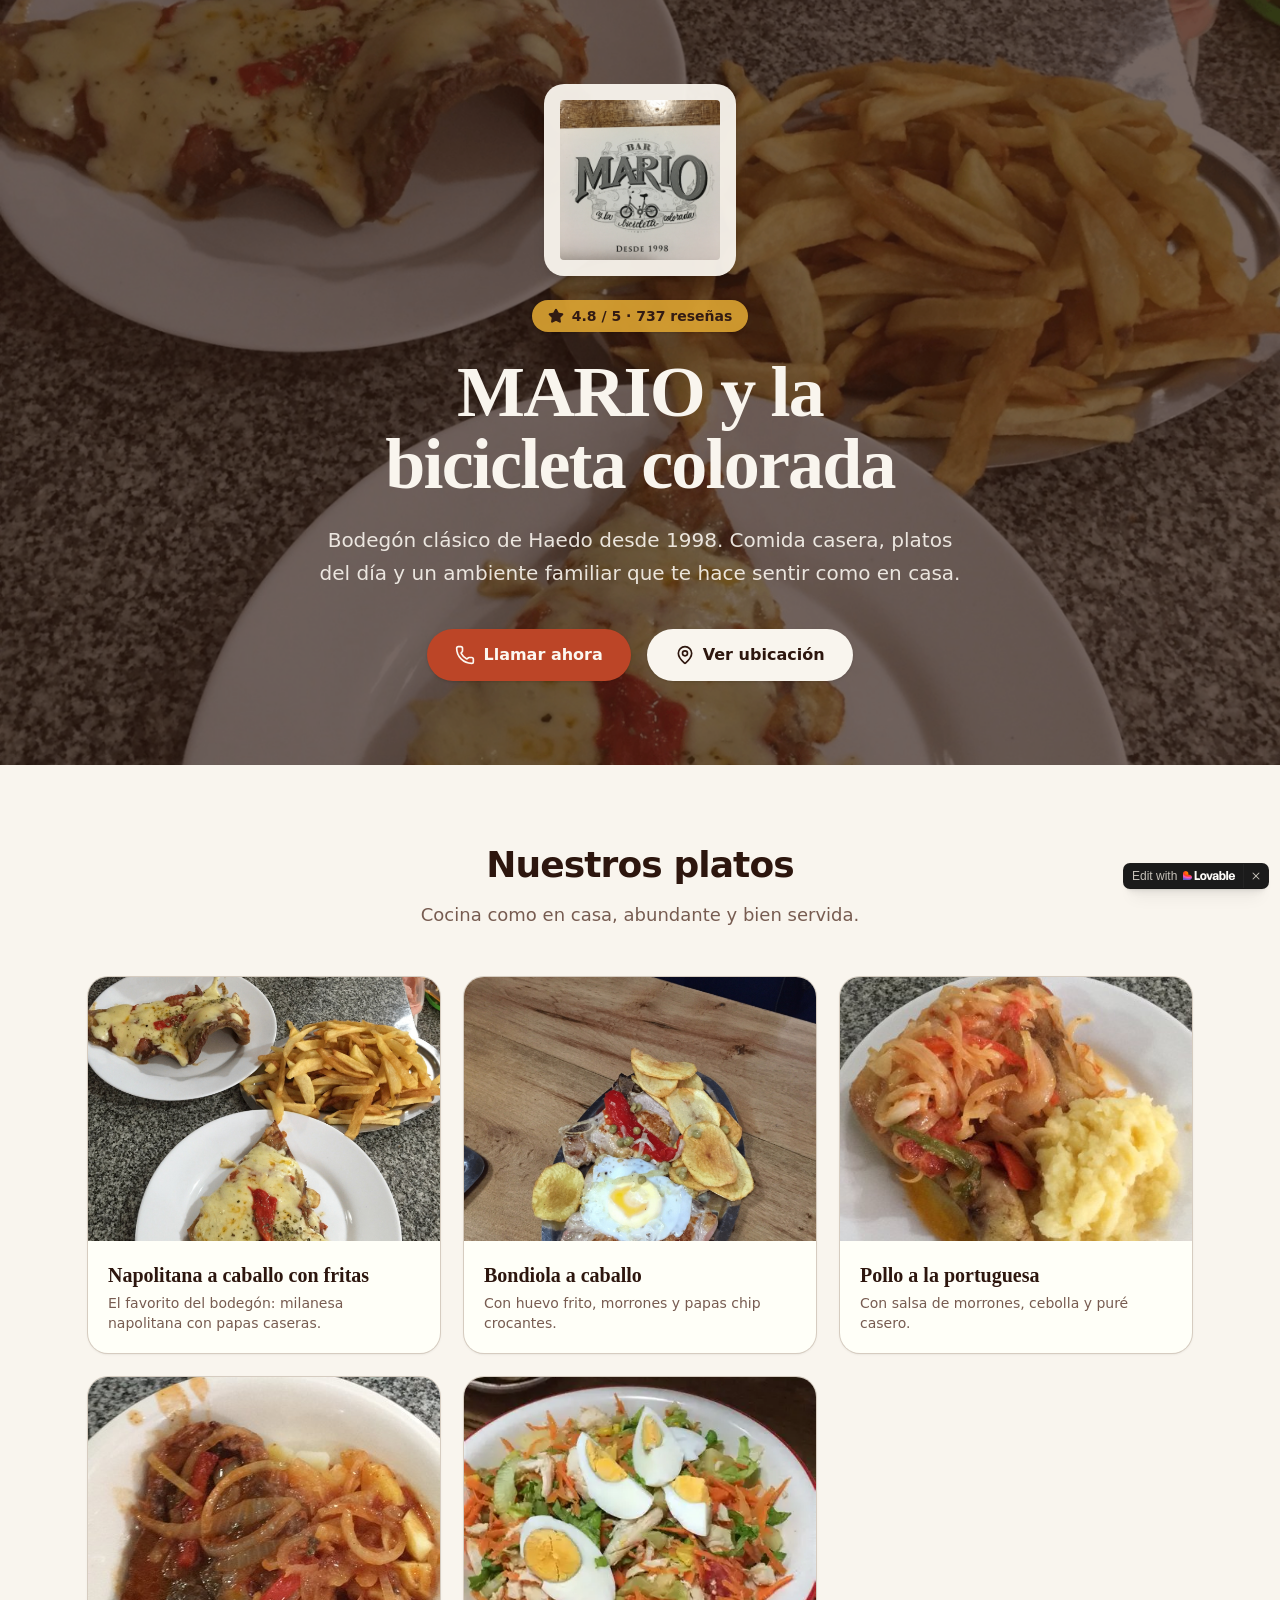
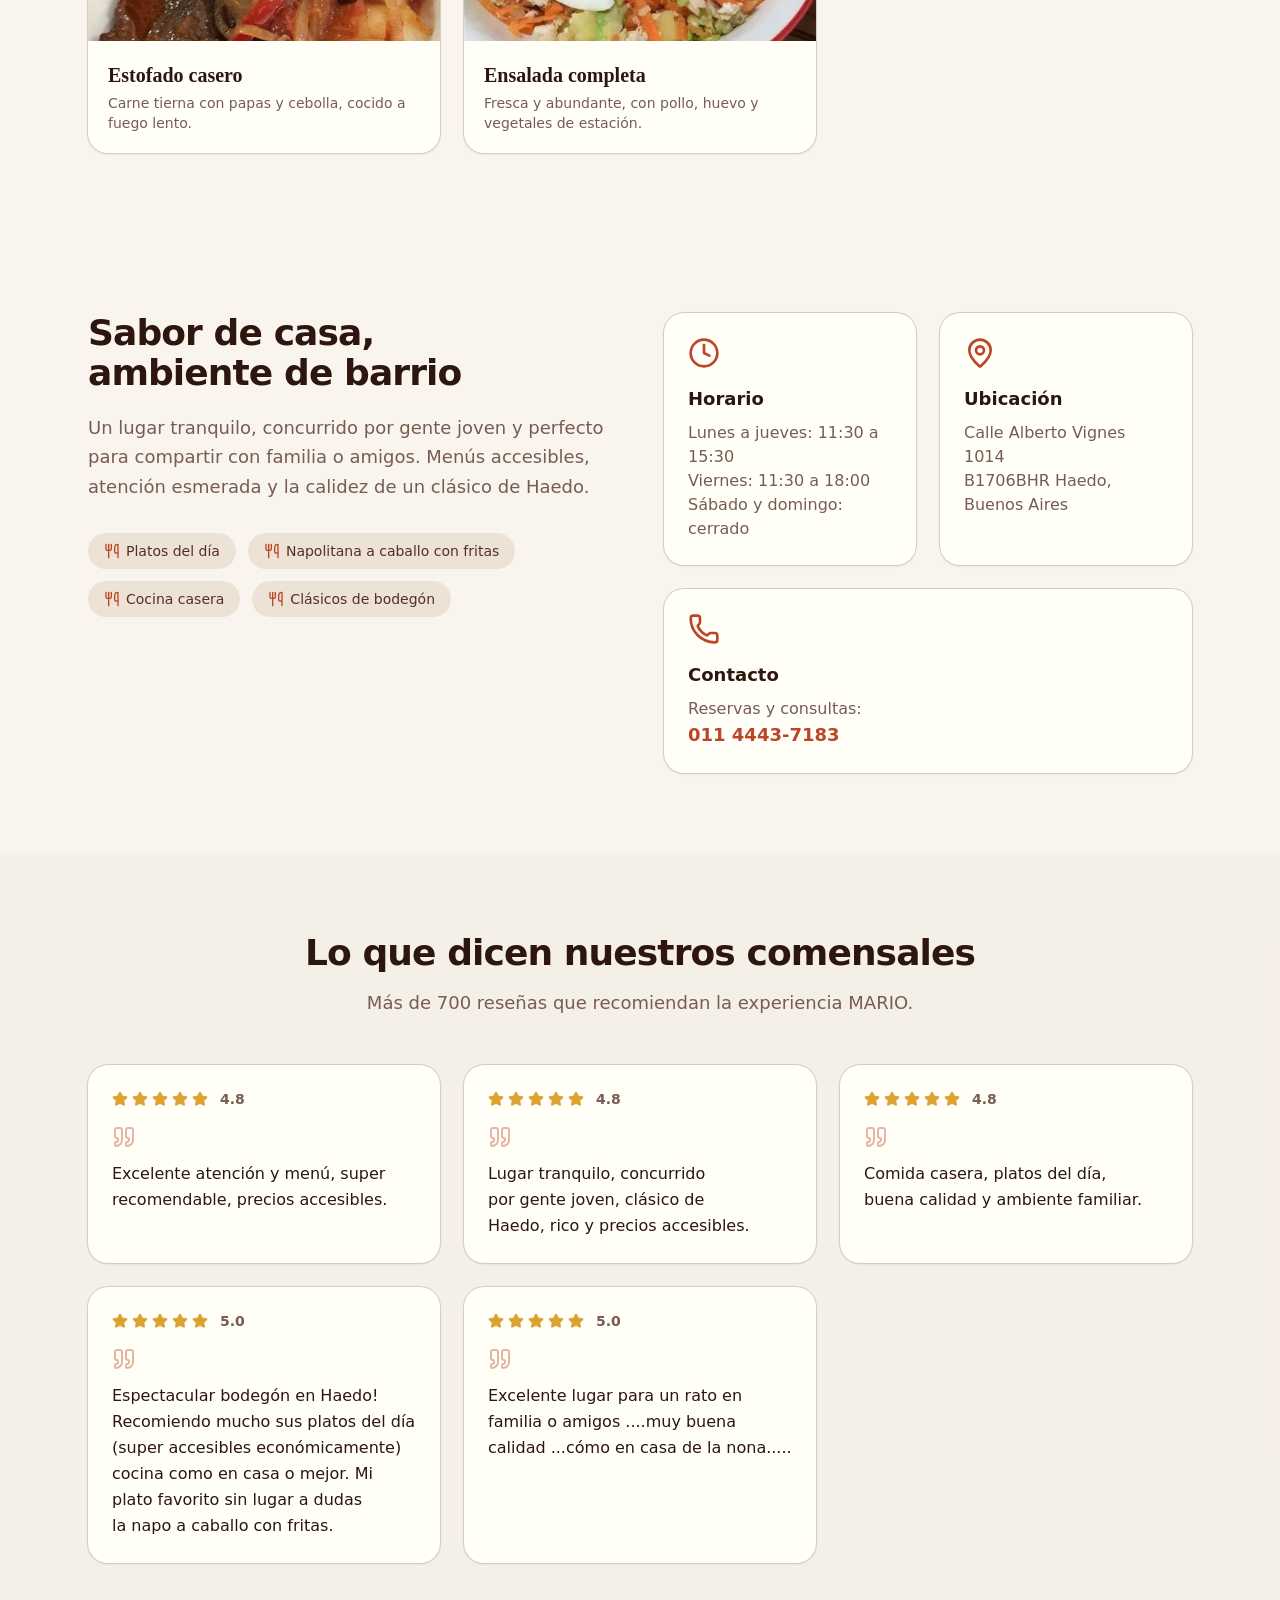
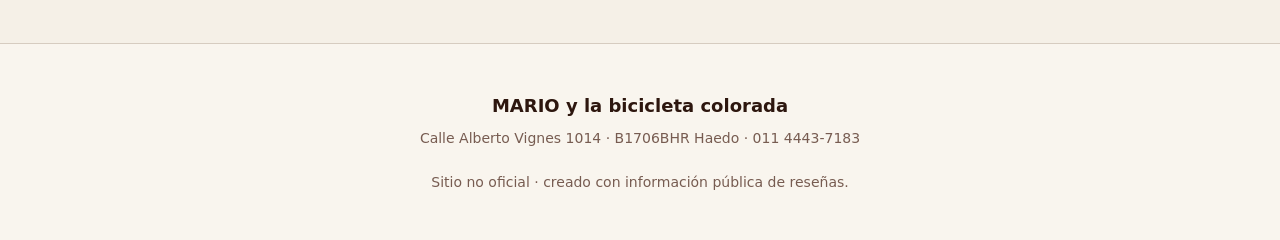
<file: index.html>
<!DOCTYPE html>
<!-- saved from url=(0043)https://bicycle-colorada-haedo.lovable.app/ -->
<html lang="en"><head><meta http-equiv="Content-Type" content="text/html; charset=UTF-8"><meta name="viewport" content="width=device-width, initial-scale=1"><link rel="preload" as="image" href="./MARIO y la bicicleta colorada — Restaurante en Haedo 2_files/milanesas.jpg" fetchpriority="high"><link rel="preload" as="image" href="./MARIO y la bicicleta colorada — Restaurante en Haedo 2_files/logo-mario.png"><link rel="stylesheet" href="./MARIO y la bicicleta colorada — Restaurante en Haedo 2_files/styles-CfZ-BGrE.css" data-precedence="default"><title>MARIO y la bicicleta colorada — Restaurante en Haedo</title><meta name="author" content="MARIO y la bicicleta colorada"><meta name="twitter:card" content="summary_large_image"><meta name="description" content="Restaurante clásico de Haedo. Comida casera, platos del día, ambiente familiar y precios accesibles. Calificación 4.8/5 de más de 700 reseñas."><meta property="og:title" content="MARIO y la bicicleta colorada — Restaurante en Haedo"><meta property="og:description" content="Restaurante clásico de Haedo. Comida casera, platos del día, ambiente familiar y precios accesibles."><meta property="og:type" content="website"><link rel="modulepreload" href="./MARIO y la bicicleta colorada — Restaurante en Haedo 2_files/index-BrP-qRRa.js.descargar"><link rel="modulepreload" href="https://bicycle-colorada-haedo.lovable.app/assets/routes-DrQ0CiBY.js"><link rel="icon" href="https://bicycle-colorada-haedo.lovable.app/favicon.ico" type="image/x-icon">
<style>
	@font-face {
		font-family: 'CameraPlainVariable';
		src: url('https://cdn.gpteng.co/mcp-widgets/v1/fonts/CameraPlainVariable.woff2') format('woff2');
		font-weight: 100 900;
		font-style: normal;
		font-display: swap;
	}

	#lovable-badge {
		--badge-bg: #1b1b1b;
		--badge-text: #c5c1b9;
		--badge-text-hover: #dcdad5;
		--badge-radius: 6px;
		--badge-padding: 8px;
		--badge-gap: 6px;
		--badge-shadow: 
			0 0 0 1px rgba(0, 0, 0, 0.88),
			0 1px 0 0 rgba(0, 0, 0, 0.04),
			0 2px 2px -1px rgba(0, 0, 0, 0.08),
			0 4px 4px -2px rgba(0, 0, 0, 0.08),
			0 8px 8px -4px rgba(0, 0, 0, 0.08),
			0 16px 16px -8px rgba(0, 0, 0, 0.08);
		--badge-transition-duration: 0.2s;
		--badge-transition-easing: cubic-bezier(0.16, 1, 0.32, 1);
		--focus-color: #575ECF;
		--focus-offset: 2px;
		--focus-width: 2px;
		
		position: fixed;
		bottom: 12px;
		right: 12px;
		height: 24px;
		display: flex;
		align-items: center;
		z-index: 1000000;
		background-color: var(--badge-bg) !important;
		color: var(--badge-text) !important;
		border-radius: var(--badge-radius);
		box-shadow: var(--badge-shadow) !important;
		font-size: 12px;
		font-family: CameraPlainVariable, "CameraPlainVariable Fallback", -apple-system, BlinkMacSystemFont, 'Segoe UI', Roboto, sans-serif;
		font-weight: 400 !important;
		text-transform: none !important;
		font-feature-settings: normal !important;
		transform: translateZ(0);
		will-change: transform, opacity;
	}

	#lovable-badge-cta {
		display: flex;
		align-items: center;
		gap: var(--badge-gap);
		padding: 0 var(--badge-padding);
		height: 100%;
		color: inherit;
		text-decoration: none;
		white-space: nowrap;
		border-radius: var(--badge-radius) 0 0 var(--badge-radius);
		transition: 
			background-color var(--badge-transition-duration) ease,
			color var(--badge-transition-duration) ease,
			transform 0.1s ease;
	}

	#lovable-badge-cta:hover {
		background: rgba(255, 255, 255, 0.04);
		color: var(--badge-text-hover);
	}

	#lovable-badge-cta:active {
		transform: scale(0.98);
	}

	#lovable-badge-cta:focus {
		outline: none;
	}

	#lovable-badge-cta:focus-visible {
		outline: var(--focus-width) solid var(--focus-color);
		outline-offset: var(--focus-offset);
		z-index: 1;
	}

	#lovable-badge-text {
		line-height: 1;
	}

	#lovable-badge-divider {
		width: 1px;
		height: 24px;
		background-color: rgba(255, 255, 255, 0.04);
		flex-shrink: 0;
	}

	#lovable-badge-close {
		width: 24px;
		height: 24px;
		min-width: 24px;
		min-height: 24px;
		cursor: pointer;
		background: none;
		border: none;
		padding: 0;
		display: flex;
		align-items: center;
		justify-content: center;
		border-radius: 0 var(--badge-radius) var(--badge-radius) 0;
		flex-shrink: 0;
		transition: 
			background-color var(--badge-transition-duration) ease,
			transform 0.1s ease;
	}

	#lovable-badge-close:hover {
		background: rgba(255, 255, 255, 0.04);
	}

	#lovable-badge-close:active {
		transform: scale(0.92);
	}

	#lovable-badge-close:focus {
		outline: none;
	}

	#lovable-badge-close:focus-visible {
		outline: var(--focus-width) solid var(--focus-color);
		outline-offset: calc(var(--focus-offset) * -1);
		z-index: 1;
	}

	#lovable-badge-close svg path {
		fill: var(--badge-text);
		transition: fill var(--badge-transition-duration) ease;
	}

	#lovable-badge-close:hover svg path {
		fill: var(--badge-text-hover);
	}

	@media (prefers-reduced-motion: reduce) {
		#lovable-badge-cta,
		#lovable-badge-close,
		#lovable-badge-close svg path {
			transition: none;
		}
		
		#lovable-badge-cta:active,
		#lovable-badge-close:active {
			transform: none;
		}
	}

	@media (prefers-contrast: high) {
		#lovable-badge {
			--badge-bg: #000;
			--badge-text: #fff;
			--badge-text-hover: #fff;
			border: 2px solid currentColor;
		}
		
		#lovable-badge-cta:focus-visible,
		#lovable-badge-close:focus-visible {
			outline-width: 3px;
		}
	}
</style>
<script defer="" src="./MARIO y la bicicleta colorada — Restaurante en Haedo 2_files/_flock.js.descargar" data-proxy-url="/~api/analytics"></script><meta name="twitter:title" content="MARIO y la bicicleta colorada — Restaurante en Haedo"><meta name="twitter:description" content="Restaurante clásico de Haedo. Comida casera, platos del día, ambiente familiar y precios accesibles."><meta property="og:image" content="https://pub-bb2e103a32db4e198524a2e9ed8f35b4.r2.dev/5c214f9c-cee0-4cc3-84a0-2a8c305e7817/id-preview-61a1087a--d508bbac-b2d6-4a1d-97a5-0c9cfb55e19f.lovable.app-1784785068354.png"><meta name="twitter:image" content="https://pub-bb2e103a32db4e198524a2e9ed8f35b4.r2.dev/5c214f9c-cee0-4cc3-84a0-2a8c305e7817/id-preview-61a1087a--d508bbac-b2d6-4a1d-97a5-0c9cfb55e19f.lovable.app-1784785068354.png"></head><body><!--$--><main class="min-h-screen bg-background"><section class="relative flex min-h-[85vh] items-center justify-center overflow-hidden"><img src="./MARIO y la bicicleta colorada — Restaurante en Haedo 2_files/milanesas.jpg" alt="Milanesas napolitanas con papas fritas caseras servidas en Bar Mario" class="absolute inset-0 size-full object-cover" width="1440" height="900" fetchpriority="high"><div class="absolute inset-0 bg-foreground/65"></div><div class="relative z-10 mx-auto max-w-4xl px-6 text-center text-cream"><img src="./MARIO y la bicicleta colorada — Restaurante en Haedo 2_files/logo-mario.png" alt="Logo Bar Mario y la bicicleta colorada, desde 1998" class="mx-auto mb-6 h-40 w-auto rounded-2xl bg-cream/95 p-4 shadow-lg sm:h-48" width="240" height="240"><div class="mb-6 inline-flex items-center gap-2 rounded-full bg-gold/90 px-4 py-1.5 text-sm font-semibold text-gold-foreground shadow-sm"><svg xmlns="http://www.w3.org/2000/svg" width="24" height="24" viewBox="0 0 24 24" fill="none" stroke="currentColor" stroke-width="2" stroke-linecap="round" stroke-linejoin="round" class="lucide lucide-star size-4 fill-current" aria-hidden="true"><path d="M11.525 2.295a.53.53 0 0 1 .95 0l2.31 4.679a2.123 2.123 0 0 0 1.595 1.16l5.166.756a.53.53 0 0 1 .294.904l-3.736 3.638a2.123 2.123 0 0 0-.611 1.878l.882 5.14a.53.53 0 0 1-.771.56l-4.618-2.428a2.122 2.122 0 0 0-1.973 0L6.396 21.01a.53.53 0 0 1-.77-.56l.881-5.139a2.122 2.122 0 0 0-.611-1.879L2.16 9.795a.53.53 0 0 1 .294-.906l5.165-.755a2.122 2.122 0 0 0 1.597-1.16z"></path></svg><span>4.8 / 5 · 737 reseñas</span></div><h1 class="text-balance font-serif text-5xl font-bold tracking-tight sm:text-6xl md:text-7xl">MARIO y la bicicleta colorada</h1><p class="mx-auto mt-6 max-w-2xl text-balance text-lg leading-relaxed text-cream/90 sm:text-xl">Bodegón clásico de Haedo desde 1998. Comida casera, platos del día y un ambiente familiar que te hace sentir como en casa.</p><div class="mt-10 flex flex-col items-center justify-center gap-4 sm:flex-row"><a href="tel:01144437183" class="inline-flex items-center gap-2 rounded-full bg-primary px-7 py-3.5 text-base font-semibold text-primary-foreground shadow-sm transition hover:bg-primary/90"><svg xmlns="http://www.w3.org/2000/svg" width="24" height="24" viewBox="0 0 24 24" fill="none" stroke="currentColor" stroke-width="2" stroke-linecap="round" stroke-linejoin="round" class="lucide lucide-phone size-5" aria-hidden="true"><path d="M13.832 16.568a1 1 0 0 0 1.213-.303l.355-.465A2 2 0 0 1 17 15h3a2 2 0 0 1 2 2v3a2 2 0 0 1-2 2A18 18 0 0 1 2 4a2 2 0 0 1 2-2h3a2 2 0 0 1 2 2v3a2 2 0 0 1-.8 1.6l-.468.351a1 1 0 0 0-.292 1.233 14 14 0 0 0 6.392 6.384"></path></svg>Llamar ahora</a><a href="https://bicycle-colorada-haedo.lovable.app/#ubicacion" class="inline-flex items-center gap-2 rounded-full bg-cream px-7 py-3.5 text-base font-semibold text-cream-foreground shadow-sm transition hover:bg-cream/90"><svg xmlns="http://www.w3.org/2000/svg" width="24" height="24" viewBox="0 0 24 24" fill="none" stroke="currentColor" stroke-width="2" stroke-linecap="round" stroke-linejoin="round" class="lucide lucide-map-pin size-5" aria-hidden="true"><path d="M20 10c0 4.993-5.539 10.193-7.399 11.799a1 1 0 0 1-1.202 0C9.539 20.193 4 14.993 4 10a8 8 0 0 1 16 0"></path><circle cx="12" cy="10" r="3"></circle></svg>Ver ubicación</a></div></div></section><section class="mx-auto max-w-6xl px-6 py-20"><div class="mb-12 text-center"><h2 class="text-balance text-3xl font-bold tracking-tight text-foreground sm:text-4xl">Nuestros platos</h2><p class="mx-auto mt-4 max-w-2xl text-lg text-muted-foreground">Cocina como en casa, abundante y bien servida.</p></div><div class="grid gap-6 sm:grid-cols-2 lg:grid-cols-3"><figure class="overflow-hidden rounded-2xl bg-card shadow-sm ring-1 ring-border"><img src="./MARIO y la bicicleta colorada — Restaurante en Haedo 2_files/milanesas.jpg" alt="Milanesas napolitanas con papas fritas" class="aspect-[4/3] w-full object-cover" loading="lazy"><figcaption class="p-5"><h3 class="font-serif text-xl font-semibold text-card-foreground">Napolitana a caballo con fritas</h3><p class="mt-1 text-sm text-muted-foreground">El favorito del bodegón: milanesa napolitana con papas caseras.</p></figcaption></figure><figure class="overflow-hidden rounded-2xl bg-card shadow-sm ring-1 ring-border"><img src="./MARIO y la bicicleta colorada — Restaurante en Haedo 2_files/bondiola-huevo.jpg" alt="Bondiola con huevo frito, morrones y papas chip" class="aspect-[4/3] w-full object-cover" loading="lazy"><figcaption class="p-5"><h3 class="font-serif text-xl font-semibold text-card-foreground">Bondiola a caballo</h3><p class="mt-1 text-sm text-muted-foreground">Con huevo frito, morrones y papas chip crocantes.</p></figcaption></figure><figure class="overflow-hidden rounded-2xl bg-card shadow-sm ring-1 ring-border"><img src="./MARIO y la bicicleta colorada — Restaurante en Haedo 2_files/pollo-pure.jpg" alt="Pollo a la portuguesa con puré de papas" class="aspect-[4/3] w-full object-cover" loading="lazy"><figcaption class="p-5"><h3 class="font-serif text-xl font-semibold text-card-foreground">Pollo a la portuguesa</h3><p class="mt-1 text-sm text-muted-foreground">Con salsa de morrones, cebolla y puré casero.</p></figcaption></figure><figure class="overflow-hidden rounded-2xl bg-card shadow-sm ring-1 ring-border"><img src="./MARIO y la bicicleta colorada — Restaurante en Haedo 2_files/estofado.jpg" alt="Estofado de carne con papas y cebolla" class="aspect-[4/3] w-full object-cover" loading="lazy"><figcaption class="p-5"><h3 class="font-serif text-xl font-semibold text-card-foreground">Estofado casero</h3><p class="mt-1 text-sm text-muted-foreground">Carne tierna con papas y cebolla, cocido a fuego lento.</p></figcaption></figure><figure class="overflow-hidden rounded-2xl bg-card shadow-sm ring-1 ring-border"><img src="./MARIO y la bicicleta colorada — Restaurante en Haedo 2_files/ensalada.jpg" alt="Ensalada completa con pollo, huevo, zanahoria y lechuga" class="aspect-[4/3] w-full object-cover" loading="lazy"><figcaption class="p-5"><h3 class="font-serif text-xl font-semibold text-card-foreground">Ensalada completa</h3><p class="mt-1 text-sm text-muted-foreground">Fresca y abundante, con pollo, huevo y vegetales de estación.</p></figcaption></figure></div></section><section class="mx-auto max-w-6xl px-6 py-20"><div class="grid gap-12 md:grid-cols-2"><div><h2 class="text-balance text-3xl font-bold tracking-tight text-foreground sm:text-4xl">Sabor de casa, ambiente de barrio</h2><p class="mt-5 text-lg leading-relaxed text-muted-foreground">Un lugar tranquilo, concurrido por gente joven y perfecto para compartir con familia o amigos. Menús accesibles, atención esmerada y la calidez de un clásico de Haedo.</p><div class="mt-8 flex flex-wrap gap-3"><span class="inline-flex items-center gap-1.5 rounded-full bg-secondary px-4 py-2 text-sm font-medium text-secondary-foreground"><svg xmlns="http://www.w3.org/2000/svg" width="24" height="24" viewBox="0 0 24 24" fill="none" stroke="currentColor" stroke-width="2" stroke-linecap="round" stroke-linejoin="round" class="lucide lucide-utensils size-4 text-primary" aria-hidden="true"><path d="M3 2v7c0 1.1.9 2 2 2h4a2 2 0 0 0 2-2V2"></path><path d="M7 2v20"></path><path d="M21 15V2a5 5 0 0 0-5 5v6c0 1.1.9 2 2 2h3Zm0 0v7"></path></svg>Platos del día</span><span class="inline-flex items-center gap-1.5 rounded-full bg-secondary px-4 py-2 text-sm font-medium text-secondary-foreground"><svg xmlns="http://www.w3.org/2000/svg" width="24" height="24" viewBox="0 0 24 24" fill="none" stroke="currentColor" stroke-width="2" stroke-linecap="round" stroke-linejoin="round" class="lucide lucide-utensils size-4 text-primary" aria-hidden="true"><path d="M3 2v7c0 1.1.9 2 2 2h4a2 2 0 0 0 2-2V2"></path><path d="M7 2v20"></path><path d="M21 15V2a5 5 0 0 0-5 5v6c0 1.1.9 2 2 2h3Zm0 0v7"></path></svg>Napolitana a caballo con fritas</span><span class="inline-flex items-center gap-1.5 rounded-full bg-secondary px-4 py-2 text-sm font-medium text-secondary-foreground"><svg xmlns="http://www.w3.org/2000/svg" width="24" height="24" viewBox="0 0 24 24" fill="none" stroke="currentColor" stroke-width="2" stroke-linecap="round" stroke-linejoin="round" class="lucide lucide-utensils size-4 text-primary" aria-hidden="true"><path d="M3 2v7c0 1.1.9 2 2 2h4a2 2 0 0 0 2-2V2"></path><path d="M7 2v20"></path><path d="M21 15V2a5 5 0 0 0-5 5v6c0 1.1.9 2 2 2h3Zm0 0v7"></path></svg>Cocina casera</span><span class="inline-flex items-center gap-1.5 rounded-full bg-secondary px-4 py-2 text-sm font-medium text-secondary-foreground"><svg xmlns="http://www.w3.org/2000/svg" width="24" height="24" viewBox="0 0 24 24" fill="none" stroke="currentColor" stroke-width="2" stroke-linecap="round" stroke-linejoin="round" class="lucide lucide-utensils size-4 text-primary" aria-hidden="true"><path d="M3 2v7c0 1.1.9 2 2 2h4a2 2 0 0 0 2-2V2"></path><path d="M7 2v20"></path><path d="M21 15V2a5 5 0 0 0-5 5v6c0 1.1.9 2 2 2h3Zm0 0v7"></path></svg>Clásicos de bodegón</span></div></div><div class="grid gap-6 sm:grid-cols-2"><div class="rounded-2xl bg-card p-6 shadow-sm ring-1 ring-border"><svg xmlns="http://www.w3.org/2000/svg" width="24" height="24" viewBox="0 0 24 24" fill="none" stroke="currentColor" stroke-width="2" stroke-linecap="round" stroke-linejoin="round" class="lucide lucide-clock size-8 text-primary" aria-hidden="true"><circle cx="12" cy="12" r="10"></circle><path d="M12 6v6l4 2"></path></svg><h3 class="mt-4 text-lg font-semibold text-card-foreground">Horario</h3><p class="mt-2 text-muted-foreground">Lunes a jueves: 11:30 a 15:30<br>Viernes: 11:30 a 18:00<br>Sábado y domingo: cerrado</p></div><div id="ubicacion" class="rounded-2xl bg-card p-6 shadow-sm ring-1 ring-border"><svg xmlns="http://www.w3.org/2000/svg" width="24" height="24" viewBox="0 0 24 24" fill="none" stroke="currentColor" stroke-width="2" stroke-linecap="round" stroke-linejoin="round" class="lucide lucide-map-pin size-8 text-primary" aria-hidden="true"><path d="M20 10c0 4.993-5.539 10.193-7.399 11.799a1 1 0 0 1-1.202 0C9.539 20.193 4 14.993 4 10a8 8 0 0 1 16 0"></path><circle cx="12" cy="10" r="3"></circle></svg><h3 class="mt-4 text-lg font-semibold text-card-foreground">Ubicación</h3><p class="mt-2 text-muted-foreground">Calle Alberto Vignes 1014<br>B1706BHR Haedo, Buenos Aires</p></div><div class="rounded-2xl bg-card p-6 shadow-sm ring-1 ring-border sm:col-span-2"><svg xmlns="http://www.w3.org/2000/svg" width="24" height="24" viewBox="0 0 24 24" fill="none" stroke="currentColor" stroke-width="2" stroke-linecap="round" stroke-linejoin="round" class="lucide lucide-phone size-8 text-primary" aria-hidden="true"><path d="M13.832 16.568a1 1 0 0 0 1.213-.303l.355-.465A2 2 0 0 1 17 15h3a2 2 0 0 1 2 2v3a2 2 0 0 1-2 2A18 18 0 0 1 2 4a2 2 0 0 1 2-2h3a2 2 0 0 1 2 2v3a2 2 0 0 1-.8 1.6l-.468.351a1 1 0 0 0-.292 1.233 14 14 0 0 0 6.392 6.384"></path></svg><h3 class="mt-4 text-lg font-semibold text-card-foreground">Contacto</h3><p class="mt-2 text-muted-foreground">Reservas y consultas:<br><a href="tel:01144437183" class="text-lg font-semibold text-primary hover:underline">011 4443-7183</a></p></div></div></div></section><section class="bg-secondary/30 py-20"><div class="mx-auto max-w-6xl px-6"><div class="mb-12 text-center"><h2 class="text-balance text-3xl font-bold tracking-tight text-foreground sm:text-4xl">Lo que dicen nuestros comensales</h2><p class="mx-auto mt-4 max-w-2xl text-lg text-muted-foreground">Más de 700 reseñas que recomiendan la experiencia MARIO.</p></div><div class="grid gap-6 sm:grid-cols-2 lg:grid-cols-3"><div class="flex flex-col rounded-2xl bg-card p-6 shadow-sm ring-1 ring-border"><div class="mb-4 flex items-center gap-1 text-gold"><svg xmlns="http://www.w3.org/2000/svg" width="24" height="24" viewBox="0 0 24 24" fill="none" stroke="currentColor" stroke-width="2" stroke-linecap="round" stroke-linejoin="round" class="lucide lucide-star size-4 fill-current" aria-hidden="true"><path d="M11.525 2.295a.53.53 0 0 1 .95 0l2.31 4.679a2.123 2.123 0 0 0 1.595 1.16l5.166.756a.53.53 0 0 1 .294.904l-3.736 3.638a2.123 2.123 0 0 0-.611 1.878l.882 5.14a.53.53 0 0 1-.771.56l-4.618-2.428a2.122 2.122 0 0 0-1.973 0L6.396 21.01a.53.53 0 0 1-.77-.56l.881-5.139a2.122 2.122 0 0 0-.611-1.879L2.16 9.795a.53.53 0 0 1 .294-.906l5.165-.755a2.122 2.122 0 0 0 1.597-1.16z"></path></svg><svg xmlns="http://www.w3.org/2000/svg" width="24" height="24" viewBox="0 0 24 24" fill="none" stroke="currentColor" stroke-width="2" stroke-linecap="round" stroke-linejoin="round" class="lucide lucide-star size-4 fill-current" aria-hidden="true"><path d="M11.525 2.295a.53.53 0 0 1 .95 0l2.31 4.679a2.123 2.123 0 0 0 1.595 1.16l5.166.756a.53.53 0 0 1 .294.904l-3.736 3.638a2.123 2.123 0 0 0-.611 1.878l.882 5.14a.53.53 0 0 1-.771.56l-4.618-2.428a2.122 2.122 0 0 0-1.973 0L6.396 21.01a.53.53 0 0 1-.77-.56l.881-5.139a2.122 2.122 0 0 0-.611-1.879L2.16 9.795a.53.53 0 0 1 .294-.906l5.165-.755a2.122 2.122 0 0 0 1.597-1.16z"></path></svg><svg xmlns="http://www.w3.org/2000/svg" width="24" height="24" viewBox="0 0 24 24" fill="none" stroke="currentColor" stroke-width="2" stroke-linecap="round" stroke-linejoin="round" class="lucide lucide-star size-4 fill-current" aria-hidden="true"><path d="M11.525 2.295a.53.53 0 0 1 .95 0l2.31 4.679a2.123 2.123 0 0 0 1.595 1.16l5.166.756a.53.53 0 0 1 .294.904l-3.736 3.638a2.123 2.123 0 0 0-.611 1.878l.882 5.14a.53.53 0 0 1-.771.56l-4.618-2.428a2.122 2.122 0 0 0-1.973 0L6.396 21.01a.53.53 0 0 1-.77-.56l.881-5.139a2.122 2.122 0 0 0-.611-1.879L2.16 9.795a.53.53 0 0 1 .294-.906l5.165-.755a2.122 2.122 0 0 0 1.597-1.16z"></path></svg><svg xmlns="http://www.w3.org/2000/svg" width="24" height="24" viewBox="0 0 24 24" fill="none" stroke="currentColor" stroke-width="2" stroke-linecap="round" stroke-linejoin="round" class="lucide lucide-star size-4 fill-current" aria-hidden="true"><path d="M11.525 2.295a.53.53 0 0 1 .95 0l2.31 4.679a2.123 2.123 0 0 0 1.595 1.16l5.166.756a.53.53 0 0 1 .294.904l-3.736 3.638a2.123 2.123 0 0 0-.611 1.878l.882 5.14a.53.53 0 0 1-.771.56l-4.618-2.428a2.122 2.122 0 0 0-1.973 0L6.396 21.01a.53.53 0 0 1-.77-.56l.881-5.139a2.122 2.122 0 0 0-.611-1.879L2.16 9.795a.53.53 0 0 1 .294-.906l5.165-.755a2.122 2.122 0 0 0 1.597-1.16z"></path></svg><svg xmlns="http://www.w3.org/2000/svg" width="24" height="24" viewBox="0 0 24 24" fill="none" stroke="currentColor" stroke-width="2" stroke-linecap="round" stroke-linejoin="round" class="lucide lucide-star size-4 fill-current" aria-hidden="true"><path d="M11.525 2.295a.53.53 0 0 1 .95 0l2.31 4.679a2.123 2.123 0 0 0 1.595 1.16l5.166.756a.53.53 0 0 1 .294.904l-3.736 3.638a2.123 2.123 0 0 0-.611 1.878l.882 5.14a.53.53 0 0 1-.771.56l-4.618-2.428a2.122 2.122 0 0 0-1.973 0L6.396 21.01a.53.53 0 0 1-.77-.56l.881-5.139a2.122 2.122 0 0 0-.611-1.879L2.16 9.795a.53.53 0 0 1 .294-.906l5.165-.755a2.122 2.122 0 0 0 1.597-1.16z"></path></svg><span class="ml-2 text-sm font-semibold text-muted-foreground">4.8</span></div><svg xmlns="http://www.w3.org/2000/svg" width="24" height="24" viewBox="0 0 24 24" fill="none" stroke="currentColor" stroke-width="2" stroke-linecap="round" stroke-linejoin="round" class="lucide lucide-quote mb-3 size-6 text-primary/40" aria-hidden="true"><path d="M16 3a2 2 0 0 0-2 2v6a2 2 0 0 0 2 2 1 1 0 0 1 1 1v1a2 2 0 0 1-2 2 1 1 0 0 0-1 1v2a1 1 0 0 0 1 1 6 6 0 0 0 6-6V5a2 2 0 0 0-2-2z"></path><path d="M5 3a2 2 0 0 0-2 2v6a2 2 0 0 0 2 2 1 1 0 0 1 1 1v1a2 2 0 0 1-2 2 1 1 0 0 0-1 1v2a1 1 0 0 0 1 1 6 6 0 0 0 6-6V5a2 2 0 0 0-2-2z"></path></svg><p class="flex-1 text-balance leading-relaxed text-card-foreground">Excelente atención y menú, super recomendable, precios accesibles.</p></div><div class="flex flex-col rounded-2xl bg-card p-6 shadow-sm ring-1 ring-border"><div class="mb-4 flex items-center gap-1 text-gold"><svg xmlns="http://www.w3.org/2000/svg" width="24" height="24" viewBox="0 0 24 24" fill="none" stroke="currentColor" stroke-width="2" stroke-linecap="round" stroke-linejoin="round" class="lucide lucide-star size-4 fill-current" aria-hidden="true"><path d="M11.525 2.295a.53.53 0 0 1 .95 0l2.31 4.679a2.123 2.123 0 0 0 1.595 1.16l5.166.756a.53.53 0 0 1 .294.904l-3.736 3.638a2.123 2.123 0 0 0-.611 1.878l.882 5.14a.53.53 0 0 1-.771.56l-4.618-2.428a2.122 2.122 0 0 0-1.973 0L6.396 21.01a.53.53 0 0 1-.77-.56l.881-5.139a2.122 2.122 0 0 0-.611-1.879L2.16 9.795a.53.53 0 0 1 .294-.906l5.165-.755a2.122 2.122 0 0 0 1.597-1.16z"></path></svg><svg xmlns="http://www.w3.org/2000/svg" width="24" height="24" viewBox="0 0 24 24" fill="none" stroke="currentColor" stroke-width="2" stroke-linecap="round" stroke-linejoin="round" class="lucide lucide-star size-4 fill-current" aria-hidden="true"><path d="M11.525 2.295a.53.53 0 0 1 .95 0l2.31 4.679a2.123 2.123 0 0 0 1.595 1.16l5.166.756a.53.53 0 0 1 .294.904l-3.736 3.638a2.123 2.123 0 0 0-.611 1.878l.882 5.14a.53.53 0 0 1-.771.56l-4.618-2.428a2.122 2.122 0 0 0-1.973 0L6.396 21.01a.53.53 0 0 1-.77-.56l.881-5.139a2.122 2.122 0 0 0-.611-1.879L2.16 9.795a.53.53 0 0 1 .294-.906l5.165-.755a2.122 2.122 0 0 0 1.597-1.16z"></path></svg><svg xmlns="http://www.w3.org/2000/svg" width="24" height="24" viewBox="0 0 24 24" fill="none" stroke="currentColor" stroke-width="2" stroke-linecap="round" stroke-linejoin="round" class="lucide lucide-star size-4 fill-current" aria-hidden="true"><path d="M11.525 2.295a.53.53 0 0 1 .95 0l2.31 4.679a2.123 2.123 0 0 0 1.595 1.16l5.166.756a.53.53 0 0 1 .294.904l-3.736 3.638a2.123 2.123 0 0 0-.611 1.878l.882 5.14a.53.53 0 0 1-.771.56l-4.618-2.428a2.122 2.122 0 0 0-1.973 0L6.396 21.01a.53.53 0 0 1-.77-.56l.881-5.139a2.122 2.122 0 0 0-.611-1.879L2.16 9.795a.53.53 0 0 1 .294-.906l5.165-.755a2.122 2.122 0 0 0 1.597-1.16z"></path></svg><svg xmlns="http://www.w3.org/2000/svg" width="24" height="24" viewBox="0 0 24 24" fill="none" stroke="currentColor" stroke-width="2" stroke-linecap="round" stroke-linejoin="round" class="lucide lucide-star size-4 fill-current" aria-hidden="true"><path d="M11.525 2.295a.53.53 0 0 1 .95 0l2.31 4.679a2.123 2.123 0 0 0 1.595 1.16l5.166.756a.53.53 0 0 1 .294.904l-3.736 3.638a2.123 2.123 0 0 0-.611 1.878l.882 5.14a.53.53 0 0 1-.771.56l-4.618-2.428a2.122 2.122 0 0 0-1.973 0L6.396 21.01a.53.53 0 0 1-.77-.56l.881-5.139a2.122 2.122 0 0 0-.611-1.879L2.16 9.795a.53.53 0 0 1 .294-.906l5.165-.755a2.122 2.122 0 0 0 1.597-1.16z"></path></svg><svg xmlns="http://www.w3.org/2000/svg" width="24" height="24" viewBox="0 0 24 24" fill="none" stroke="currentColor" stroke-width="2" stroke-linecap="round" stroke-linejoin="round" class="lucide lucide-star size-4 fill-current" aria-hidden="true"><path d="M11.525 2.295a.53.53 0 0 1 .95 0l2.31 4.679a2.123 2.123 0 0 0 1.595 1.16l5.166.756a.53.53 0 0 1 .294.904l-3.736 3.638a2.123 2.123 0 0 0-.611 1.878l.882 5.14a.53.53 0 0 1-.771.56l-4.618-2.428a2.122 2.122 0 0 0-1.973 0L6.396 21.01a.53.53 0 0 1-.77-.56l.881-5.139a2.122 2.122 0 0 0-.611-1.879L2.16 9.795a.53.53 0 0 1 .294-.906l5.165-.755a2.122 2.122 0 0 0 1.597-1.16z"></path></svg><span class="ml-2 text-sm font-semibold text-muted-foreground">4.8</span></div><svg xmlns="http://www.w3.org/2000/svg" width="24" height="24" viewBox="0 0 24 24" fill="none" stroke="currentColor" stroke-width="2" stroke-linecap="round" stroke-linejoin="round" class="lucide lucide-quote mb-3 size-6 text-primary/40" aria-hidden="true"><path d="M16 3a2 2 0 0 0-2 2v6a2 2 0 0 0 2 2 1 1 0 0 1 1 1v1a2 2 0 0 1-2 2 1 1 0 0 0-1 1v2a1 1 0 0 0 1 1 6 6 0 0 0 6-6V5a2 2 0 0 0-2-2z"></path><path d="M5 3a2 2 0 0 0-2 2v6a2 2 0 0 0 2 2 1 1 0 0 1 1 1v1a2 2 0 0 1-2 2 1 1 0 0 0-1 1v2a1 1 0 0 0 1 1 6 6 0 0 0 6-6V5a2 2 0 0 0-2-2z"></path></svg><p class="flex-1 text-balance leading-relaxed text-card-foreground">Lugar tranquilo, concurrido por gente joven, clásico de Haedo, rico y precios accesibles.</p></div><div class="flex flex-col rounded-2xl bg-card p-6 shadow-sm ring-1 ring-border"><div class="mb-4 flex items-center gap-1 text-gold"><svg xmlns="http://www.w3.org/2000/svg" width="24" height="24" viewBox="0 0 24 24" fill="none" stroke="currentColor" stroke-width="2" stroke-linecap="round" stroke-linejoin="round" class="lucide lucide-star size-4 fill-current" aria-hidden="true"><path d="M11.525 2.295a.53.53 0 0 1 .95 0l2.31 4.679a2.123 2.123 0 0 0 1.595 1.16l5.166.756a.53.53 0 0 1 .294.904l-3.736 3.638a2.123 2.123 0 0 0-.611 1.878l.882 5.14a.53.53 0 0 1-.771.56l-4.618-2.428a2.122 2.122 0 0 0-1.973 0L6.396 21.01a.53.53 0 0 1-.77-.56l.881-5.139a2.122 2.122 0 0 0-.611-1.879L2.16 9.795a.53.53 0 0 1 .294-.906l5.165-.755a2.122 2.122 0 0 0 1.597-1.16z"></path></svg><svg xmlns="http://www.w3.org/2000/svg" width="24" height="24" viewBox="0 0 24 24" fill="none" stroke="currentColor" stroke-width="2" stroke-linecap="round" stroke-linejoin="round" class="lucide lucide-star size-4 fill-current" aria-hidden="true"><path d="M11.525 2.295a.53.53 0 0 1 .95 0l2.31 4.679a2.123 2.123 0 0 0 1.595 1.16l5.166.756a.53.53 0 0 1 .294.904l-3.736 3.638a2.123 2.123 0 0 0-.611 1.878l.882 5.14a.53.53 0 0 1-.771.56l-4.618-2.428a2.122 2.122 0 0 0-1.973 0L6.396 21.01a.53.53 0 0 1-.77-.56l.881-5.139a2.122 2.122 0 0 0-.611-1.879L2.16 9.795a.53.53 0 0 1 .294-.906l5.165-.755a2.122 2.122 0 0 0 1.597-1.16z"></path></svg><svg xmlns="http://www.w3.org/2000/svg" width="24" height="24" viewBox="0 0 24 24" fill="none" stroke="currentColor" stroke-width="2" stroke-linecap="round" stroke-linejoin="round" class="lucide lucide-star size-4 fill-current" aria-hidden="true"><path d="M11.525 2.295a.53.53 0 0 1 .95 0l2.31 4.679a2.123 2.123 0 0 0 1.595 1.16l5.166.756a.53.53 0 0 1 .294.904l-3.736 3.638a2.123 2.123 0 0 0-.611 1.878l.882 5.14a.53.53 0 0 1-.771.56l-4.618-2.428a2.122 2.122 0 0 0-1.973 0L6.396 21.01a.53.53 0 0 1-.77-.56l.881-5.139a2.122 2.122 0 0 0-.611-1.879L2.16 9.795a.53.53 0 0 1 .294-.906l5.165-.755a2.122 2.122 0 0 0 1.597-1.16z"></path></svg><svg xmlns="http://www.w3.org/2000/svg" width="24" height="24" viewBox="0 0 24 24" fill="none" stroke="currentColor" stroke-width="2" stroke-linecap="round" stroke-linejoin="round" class="lucide lucide-star size-4 fill-current" aria-hidden="true"><path d="M11.525 2.295a.53.53 0 0 1 .95 0l2.31 4.679a2.123 2.123 0 0 0 1.595 1.16l5.166.756a.53.53 0 0 1 .294.904l-3.736 3.638a2.123 2.123 0 0 0-.611 1.878l.882 5.14a.53.53 0 0 1-.771.56l-4.618-2.428a2.122 2.122 0 0 0-1.973 0L6.396 21.01a.53.53 0 0 1-.77-.56l.881-5.139a2.122 2.122 0 0 0-.611-1.879L2.16 9.795a.53.53 0 0 1 .294-.906l5.165-.755a2.122 2.122 0 0 0 1.597-1.16z"></path></svg><svg xmlns="http://www.w3.org/2000/svg" width="24" height="24" viewBox="0 0 24 24" fill="none" stroke="currentColor" stroke-width="2" stroke-linecap="round" stroke-linejoin="round" class="lucide lucide-star size-4 fill-current" aria-hidden="true"><path d="M11.525 2.295a.53.53 0 0 1 .95 0l2.31 4.679a2.123 2.123 0 0 0 1.595 1.16l5.166.756a.53.53 0 0 1 .294.904l-3.736 3.638a2.123 2.123 0 0 0-.611 1.878l.882 5.14a.53.53 0 0 1-.771.56l-4.618-2.428a2.122 2.122 0 0 0-1.973 0L6.396 21.01a.53.53 0 0 1-.77-.56l.881-5.139a2.122 2.122 0 0 0-.611-1.879L2.16 9.795a.53.53 0 0 1 .294-.906l5.165-.755a2.122 2.122 0 0 0 1.597-1.16z"></path></svg><span class="ml-2 text-sm font-semibold text-muted-foreground">4.8</span></div><svg xmlns="http://www.w3.org/2000/svg" width="24" height="24" viewBox="0 0 24 24" fill="none" stroke="currentColor" stroke-width="2" stroke-linecap="round" stroke-linejoin="round" class="lucide lucide-quote mb-3 size-6 text-primary/40" aria-hidden="true"><path d="M16 3a2 2 0 0 0-2 2v6a2 2 0 0 0 2 2 1 1 0 0 1 1 1v1a2 2 0 0 1-2 2 1 1 0 0 0-1 1v2a1 1 0 0 0 1 1 6 6 0 0 0 6-6V5a2 2 0 0 0-2-2z"></path><path d="M5 3a2 2 0 0 0-2 2v6a2 2 0 0 0 2 2 1 1 0 0 1 1 1v1a2 2 0 0 1-2 2 1 1 0 0 0-1 1v2a1 1 0 0 0 1 1 6 6 0 0 0 6-6V5a2 2 0 0 0-2-2z"></path></svg><p class="flex-1 text-balance leading-relaxed text-card-foreground">Comida casera, platos del día, buena calidad y ambiente familiar.</p></div><div class="flex flex-col rounded-2xl bg-card p-6 shadow-sm ring-1 ring-border"><div class="mb-4 flex items-center gap-1 text-gold"><svg xmlns="http://www.w3.org/2000/svg" width="24" height="24" viewBox="0 0 24 24" fill="none" stroke="currentColor" stroke-width="2" stroke-linecap="round" stroke-linejoin="round" class="lucide lucide-star size-4 fill-current" aria-hidden="true"><path d="M11.525 2.295a.53.53 0 0 1 .95 0l2.31 4.679a2.123 2.123 0 0 0 1.595 1.16l5.166.756a.53.53 0 0 1 .294.904l-3.736 3.638a2.123 2.123 0 0 0-.611 1.878l.882 5.14a.53.53 0 0 1-.771.56l-4.618-2.428a2.122 2.122 0 0 0-1.973 0L6.396 21.01a.53.53 0 0 1-.77-.56l.881-5.139a2.122 2.122 0 0 0-.611-1.879L2.16 9.795a.53.53 0 0 1 .294-.906l5.165-.755a2.122 2.122 0 0 0 1.597-1.16z"></path></svg><svg xmlns="http://www.w3.org/2000/svg" width="24" height="24" viewBox="0 0 24 24" fill="none" stroke="currentColor" stroke-width="2" stroke-linecap="round" stroke-linejoin="round" class="lucide lucide-star size-4 fill-current" aria-hidden="true"><path d="M11.525 2.295a.53.53 0 0 1 .95 0l2.31 4.679a2.123 2.123 0 0 0 1.595 1.16l5.166.756a.53.53 0 0 1 .294.904l-3.736 3.638a2.123 2.123 0 0 0-.611 1.878l.882 5.14a.53.53 0 0 1-.771.56l-4.618-2.428a2.122 2.122 0 0 0-1.973 0L6.396 21.01a.53.53 0 0 1-.77-.56l.881-5.139a2.122 2.122 0 0 0-.611-1.879L2.16 9.795a.53.53 0 0 1 .294-.906l5.165-.755a2.122 2.122 0 0 0 1.597-1.16z"></path></svg><svg xmlns="http://www.w3.org/2000/svg" width="24" height="24" viewBox="0 0 24 24" fill="none" stroke="currentColor" stroke-width="2" stroke-linecap="round" stroke-linejoin="round" class="lucide lucide-star size-4 fill-current" aria-hidden="true"><path d="M11.525 2.295a.53.53 0 0 1 .95 0l2.31 4.679a2.123 2.123 0 0 0 1.595 1.16l5.166.756a.53.53 0 0 1 .294.904l-3.736 3.638a2.123 2.123 0 0 0-.611 1.878l.882 5.14a.53.53 0 0 1-.771.56l-4.618-2.428a2.122 2.122 0 0 0-1.973 0L6.396 21.01a.53.53 0 0 1-.77-.56l.881-5.139a2.122 2.122 0 0 0-.611-1.879L2.16 9.795a.53.53 0 0 1 .294-.906l5.165-.755a2.122 2.122 0 0 0 1.597-1.16z"></path></svg><svg xmlns="http://www.w3.org/2000/svg" width="24" height="24" viewBox="0 0 24 24" fill="none" stroke="currentColor" stroke-width="2" stroke-linecap="round" stroke-linejoin="round" class="lucide lucide-star size-4 fill-current" aria-hidden="true"><path d="M11.525 2.295a.53.53 0 0 1 .95 0l2.31 4.679a2.123 2.123 0 0 0 1.595 1.16l5.166.756a.53.53 0 0 1 .294.904l-3.736 3.638a2.123 2.123 0 0 0-.611 1.878l.882 5.14a.53.53 0 0 1-.771.56l-4.618-2.428a2.122 2.122 0 0 0-1.973 0L6.396 21.01a.53.53 0 0 1-.77-.56l.881-5.139a2.122 2.122 0 0 0-.611-1.879L2.16 9.795a.53.53 0 0 1 .294-.906l5.165-.755a2.122 2.122 0 0 0 1.597-1.16z"></path></svg><svg xmlns="http://www.w3.org/2000/svg" width="24" height="24" viewBox="0 0 24 24" fill="none" stroke="currentColor" stroke-width="2" stroke-linecap="round" stroke-linejoin="round" class="lucide lucide-star size-4 fill-current" aria-hidden="true"><path d="M11.525 2.295a.53.53 0 0 1 .95 0l2.31 4.679a2.123 2.123 0 0 0 1.595 1.16l5.166.756a.53.53 0 0 1 .294.904l-3.736 3.638a2.123 2.123 0 0 0-.611 1.878l.882 5.14a.53.53 0 0 1-.771.56l-4.618-2.428a2.122 2.122 0 0 0-1.973 0L6.396 21.01a.53.53 0 0 1-.77-.56l.881-5.139a2.122 2.122 0 0 0-.611-1.879L2.16 9.795a.53.53 0 0 1 .294-.906l5.165-.755a2.122 2.122 0 0 0 1.597-1.16z"></path></svg><span class="ml-2 text-sm font-semibold text-muted-foreground">5.0</span></div><svg xmlns="http://www.w3.org/2000/svg" width="24" height="24" viewBox="0 0 24 24" fill="none" stroke="currentColor" stroke-width="2" stroke-linecap="round" stroke-linejoin="round" class="lucide lucide-quote mb-3 size-6 text-primary/40" aria-hidden="true"><path d="M16 3a2 2 0 0 0-2 2v6a2 2 0 0 0 2 2 1 1 0 0 1 1 1v1a2 2 0 0 1-2 2 1 1 0 0 0-1 1v2a1 1 0 0 0 1 1 6 6 0 0 0 6-6V5a2 2 0 0 0-2-2z"></path><path d="M5 3a2 2 0 0 0-2 2v6a2 2 0 0 0 2 2 1 1 0 0 1 1 1v1a2 2 0 0 1-2 2 1 1 0 0 0-1 1v2a1 1 0 0 0 1 1 6 6 0 0 0 6-6V5a2 2 0 0 0-2-2z"></path></svg><p class="flex-1 text-balance leading-relaxed text-card-foreground">Espectacular bodegón en Haedo! Recomiendo mucho sus platos del día (super accesibles económicamente) cocina como en casa o mejor. Mi plato favorito sin lugar a dudas la napo a caballo con fritas.</p></div><div class="flex flex-col rounded-2xl bg-card p-6 shadow-sm ring-1 ring-border"><div class="mb-4 flex items-center gap-1 text-gold"><svg xmlns="http://www.w3.org/2000/svg" width="24" height="24" viewBox="0 0 24 24" fill="none" stroke="currentColor" stroke-width="2" stroke-linecap="round" stroke-linejoin="round" class="lucide lucide-star size-4 fill-current" aria-hidden="true"><path d="M11.525 2.295a.53.53 0 0 1 .95 0l2.31 4.679a2.123 2.123 0 0 0 1.595 1.16l5.166.756a.53.53 0 0 1 .294.904l-3.736 3.638a2.123 2.123 0 0 0-.611 1.878l.882 5.14a.53.53 0 0 1-.771.56l-4.618-2.428a2.122 2.122 0 0 0-1.973 0L6.396 21.01a.53.53 0 0 1-.77-.56l.881-5.139a2.122 2.122 0 0 0-.611-1.879L2.16 9.795a.53.53 0 0 1 .294-.906l5.165-.755a2.122 2.122 0 0 0 1.597-1.16z"></path></svg><svg xmlns="http://www.w3.org/2000/svg" width="24" height="24" viewBox="0 0 24 24" fill="none" stroke="currentColor" stroke-width="2" stroke-linecap="round" stroke-linejoin="round" class="lucide lucide-star size-4 fill-current" aria-hidden="true"><path d="M11.525 2.295a.53.53 0 0 1 .95 0l2.31 4.679a2.123 2.123 0 0 0 1.595 1.16l5.166.756a.53.53 0 0 1 .294.904l-3.736 3.638a2.123 2.123 0 0 0-.611 1.878l.882 5.14a.53.53 0 0 1-.771.56l-4.618-2.428a2.122 2.122 0 0 0-1.973 0L6.396 21.01a.53.53 0 0 1-.77-.56l.881-5.139a2.122 2.122 0 0 0-.611-1.879L2.16 9.795a.53.53 0 0 1 .294-.906l5.165-.755a2.122 2.122 0 0 0 1.597-1.16z"></path></svg><svg xmlns="http://www.w3.org/2000/svg" width="24" height="24" viewBox="0 0 24 24" fill="none" stroke="currentColor" stroke-width="2" stroke-linecap="round" stroke-linejoin="round" class="lucide lucide-star size-4 fill-current" aria-hidden="true"><path d="M11.525 2.295a.53.53 0 0 1 .95 0l2.31 4.679a2.123 2.123 0 0 0 1.595 1.16l5.166.756a.53.53 0 0 1 .294.904l-3.736 3.638a2.123 2.123 0 0 0-.611 1.878l.882 5.14a.53.53 0 0 1-.771.56l-4.618-2.428a2.122 2.122 0 0 0-1.973 0L6.396 21.01a.53.53 0 0 1-.77-.56l.881-5.139a2.122 2.122 0 0 0-.611-1.879L2.16 9.795a.53.53 0 0 1 .294-.906l5.165-.755a2.122 2.122 0 0 0 1.597-1.16z"></path></svg><svg xmlns="http://www.w3.org/2000/svg" width="24" height="24" viewBox="0 0 24 24" fill="none" stroke="currentColor" stroke-width="2" stroke-linecap="round" stroke-linejoin="round" class="lucide lucide-star size-4 fill-current" aria-hidden="true"><path d="M11.525 2.295a.53.53 0 0 1 .95 0l2.31 4.679a2.123 2.123 0 0 0 1.595 1.16l5.166.756a.53.53 0 0 1 .294.904l-3.736 3.638a2.123 2.123 0 0 0-.611 1.878l.882 5.14a.53.53 0 0 1-.771.56l-4.618-2.428a2.122 2.122 0 0 0-1.973 0L6.396 21.01a.53.53 0 0 1-.77-.56l.881-5.139a2.122 2.122 0 0 0-.611-1.879L2.16 9.795a.53.53 0 0 1 .294-.906l5.165-.755a2.122 2.122 0 0 0 1.597-1.16z"></path></svg><svg xmlns="http://www.w3.org/2000/svg" width="24" height="24" viewBox="0 0 24 24" fill="none" stroke="currentColor" stroke-width="2" stroke-linecap="round" stroke-linejoin="round" class="lucide lucide-star size-4 fill-current" aria-hidden="true"><path d="M11.525 2.295a.53.53 0 0 1 .95 0l2.31 4.679a2.123 2.123 0 0 0 1.595 1.16l5.166.756a.53.53 0 0 1 .294.904l-3.736 3.638a2.123 2.123 0 0 0-.611 1.878l.882 5.14a.53.53 0 0 1-.771.56l-4.618-2.428a2.122 2.122 0 0 0-1.973 0L6.396 21.01a.53.53 0 0 1-.77-.56l.881-5.139a2.122 2.122 0 0 0-.611-1.879L2.16 9.795a.53.53 0 0 1 .294-.906l5.165-.755a2.122 2.122 0 0 0 1.597-1.16z"></path></svg><span class="ml-2 text-sm font-semibold text-muted-foreground">5.0</span></div><svg xmlns="http://www.w3.org/2000/svg" width="24" height="24" viewBox="0 0 24 24" fill="none" stroke="currentColor" stroke-width="2" stroke-linecap="round" stroke-linejoin="round" class="lucide lucide-quote mb-3 size-6 text-primary/40" aria-hidden="true"><path d="M16 3a2 2 0 0 0-2 2v6a2 2 0 0 0 2 2 1 1 0 0 1 1 1v1a2 2 0 0 1-2 2 1 1 0 0 0-1 1v2a1 1 0 0 0 1 1 6 6 0 0 0 6-6V5a2 2 0 0 0-2-2z"></path><path d="M5 3a2 2 0 0 0-2 2v6a2 2 0 0 0 2 2 1 1 0 0 1 1 1v1a2 2 0 0 1-2 2 1 1 0 0 0-1 1v2a1 1 0 0 0 1 1 6 6 0 0 0 6-6V5a2 2 0 0 0-2-2z"></path></svg><p class="flex-1 text-balance leading-relaxed text-card-foreground">Excelente lugar para un rato en familia o amigos ....muy buena calidad ...cómo en casa de la nona.....</p></div></div></div></section><footer class="border-t border-border bg-background py-12"><div class="mx-auto max-w-6xl px-6 text-center"><p class="text-lg font-semibold text-foreground">MARIO y la bicicleta colorada</p><p class="mt-2 text-sm text-muted-foreground">Calle Alberto Vignes 1014 · B1706BHR Haedo · 011 4443-7183</p><p class="mt-6 text-sm text-muted-foreground">Sitio no oficial · creado con información pública de reseñas.</p></div></footer></main><!--/$--><script type="module" async="" src="./MARIO y la bicicleta colorada — Restaurante en Haedo 2_files/index-BrP-qRRa.js.descargar"></script>
<aside id="lovable-badge" role="complementary" dir="ltr" lang="en" aria-label="Edit with Lovable">
	<a id="lovable-badge-cta" target="_blank" href="https://lovable.dev/projects/d508bbac-b2d6-4a1d-97a5-0c9cfb55e19f?utm_source=lovable-badge" rel="noopener nofollow" aria-label="Edit with Lovable">
		<span id="lovable-badge-text">Edit with</span>
		<svg xmlns="http://www.w3.org/2000/svg" width="52" height="16" fill="none" viewBox="0 0 52 16">
  <path fill="#FCFBF8" fill-rule="evenodd" d="M20.318 5.25c.643 0 1.206.14 1.69.418a2.81 2.81 0 0 1 1.118 1.191c.266.513.4 1.115.4 1.807s-.134 1.296-.4 1.812a2.81 2.81 0 0 1-1.118 1.193c-.484.278-1.047.418-1.69.418s-1.208-.14-1.695-.418a2.85 2.85 0 0 1-1.125-1.193c-.262-.516-.393-1.12-.393-1.812s.131-1.294.393-1.807a2.848 2.848 0 0 1 1.125-1.191c.487-.279 1.052-.418 1.695-.418Zm0 1.425c-.27 0-.504.076-.7.228-.193.147-.34.37-.443.67-.102.295-.153.66-.153 1.093 0 .435.05.801.153 1.1.102.3.25.524.443.676.196.147.43.22.7.22.27 0 .502-.073.694-.22.193-.152.341-.375.443-.67.103-.299.153-.667.153-1.106 0-.65-.112-1.145-.337-1.481a1.08 1.08 0 0 0-.953-.51ZM32.7 5.25c.61 0 1.127.1 1.549.3.422.197.74.48.953.849.217.368.325.809.325 1.32v2.704c0 .29.02.562.062.812.044.245.108.4.19.466V12h-1.935a5.895 5.895 0 0 1-.105-.684 7.745 7.745 0 0 1-.02-.228 2.293 2.293 0 0 1-.151.203c-.205.242-.47.437-.793.584-.32.143-.685.215-1.094.215-.406 0-.77-.08-1.094-.24a1.845 1.845 0 0 1-.756-.682 1.984 1.984 0 0 1-.27-1.045c0-.606.178-1.069.535-1.388.356-.324.87-.534 1.542-.633l1.125-.16c.225-.032.403-.074.534-.123a.622.622 0 0 0 .288-.196.549.549 0 0 0 .093-.327.65.65 0 0 0-.11-.367.702.702 0 0 0-.32-.27c-.14-.07-.31-.105-.51-.105-.32 0-.576.083-.768.251-.193.164-.298.39-.314.676h-1.923c.016-.434.147-.82.393-1.155.25-.34.596-.604 1.039-.792.442-.189.954-.283 1.535-.283Zm.99 3.498a.98.98 0 0 1-.215.14 2.49 2.49 0 0 1-.584.178l-.473.092c-.315.061-.553.156-.713.283-.155.127-.233.305-.233.534 0 .23.084.412.252.547.168.135.383.203.645.203s.494-.058.694-.173c.201-.118.355-.282.461-.49.11-.21.166-.448.166-.714v-.6Zm4.526-2.375c.065-.125.138-.243.221-.349.197-.25.437-.44.719-.571.282-.135.6-.203.952-.203.528 0 .988.138 1.377.412.389.275.688.67.896 1.186.21.512.314 1.12.314 1.824 0 .7-.107 1.309-.32 1.825-.213.512-.518.906-.915 1.18-.393.275-.854.412-1.383.412-.352 0-.667-.062-.946-.184a1.832 1.832 0 0 1-.7-.554 2.2 2.2 0 0 1-.234-.383V12h-1.843V3h1.862v3.373Zm1.284.296c-.274 0-.51.085-.707.253-.192.163-.338.397-.436.7a3.376 3.376 0 0 0-.148 1.05c0 .406.05.759.148 1.058.098.299.243.53.436.694.197.164.433.246.707.246.279 0 .512-.082.7-.246.193-.164.336-.395.43-.694.099-.3.148-.652.148-1.058 0-.405-.05-.757-.147-1.056-.095-.299-.238-.53-.43-.694a1.015 1.015 0 0 0-.7-.253Zm9.416-1.419c.602 0 1.136.131 1.604.393.466.262.829.643 1.086 1.143.263.5.394 1.097.394 1.794 0 .25-.002.449-.006.596H47.51c.018.288.071.538.164.75a1.3 1.3 0 0 0 .491.596c.214.13.465.196.757.196.319 0 .583-.082.792-.246.209-.167.34-.403.393-.706h1.862a2.48 2.48 0 0 1-.485 1.235 2.54 2.54 0 0 1-1.051.805c-.439.188-.949.283-1.53.283-.655 0-1.225-.125-1.708-.375a2.672 2.672 0 0 1-1.13-1.143c-.267-.508-.4-1.137-.4-1.887 0-.712.14-1.327.418-1.843a2.86 2.86 0 0 1 1.155-1.186c.491-.27 1.051-.405 1.678-.405Zm-.044 1.345c-.274 0-.516.068-.725.203a1.29 1.29 0 0 0-.479.59 2.045 2.045 0 0 0-.132.498h2.562a1.873 1.873 0 0 0-.138-.602 1.061 1.061 0 0 0-.418-.516 1.243 1.243 0 0 0-.67-.173Z" clip-rule="evenodd"></path>
  <path fill="#FCFBF8" d="m26.605 9.995 1.342-4.566h1.924L27.628 12h-2.07l-2.33-6.57h1.98l1.397 4.565Zm-13.013.143h2.256c1.632 0 1.421 1.837 1.418 1.861h-5.603V3h1.93v7.138Zm31.516 1.861h-1.862V3h1.862v8.999Z"></path>
  <path fill="url(#a)" fill-rule="evenodd" d="M2.7 3c1.492 0 2.7 1.192 2.7 2.663v1.012h.9c1.49 0 2.7 1.192 2.7 2.662S7.791 12 6.3 12H0V5.663C0 4.193 1.209 3 2.7 3Z" clip-rule="evenodd"></path>
  <defs>
    <radialgradient id="a" cx="0" cy="0" r="1" gradientTransform="matrix(-1.54236 7.07838 -10.231 -2.15602 4.627 5.022)" gradientUnits="userSpaceOnUse">
      <stop offset=".106" stop-color="#FE7B02"></stop>
      <stop offset=".394" stop-color="#FE3F21"></stop>
      <stop offset=".608" stop-color="#F858BC"></stop>
      <stop offset=".929" stop-color="#575ECF"></stop>
    </radialgradient>
  </defs>
</svg>


	</a>
	
	<span id="lovable-badge-divider" aria-hidden="true"></span>
	
	<button id="lovable-badge-close" aria-label="Dismiss" title="Dismiss" type="button">
		<svg xmlns="http://www.w3.org/2000/svg" width="16" height="16" fill="none" viewBox="0 0 16 16" aria-hidden="true">
			<path d="M10.646 4.646a.5.5 0 1 1 .707.708L8.707 8l2.646 2.646a.5.5 0 1 1-.707.707L8 8.707l-2.646 2.646a.5.5 0 1 1-.708-.707L7.293 8 4.646 5.354a.5.5 0 1 1 .708-.708L8 7.293l2.646-2.647Z"></path>
		</svg>
	</button>
</aside>
<script>
	// Don't show the lovable-badge if the page is in an iframe or if it's being rendered by puppeteer (screenshot service)
	if (window.self !== window.top || navigator.userAgent.includes('puppeteer')) {
		var badge = document.getElementById('lovable-badge');
		if (badge) {
			badge.style.display = 'none';
		}
	}

	// Add click event listener to close button with animation
	var closeButton = document.getElementById('lovable-badge-close');
	if (closeButton) {
		closeButton.addEventListener('click', function(event) {
			event.preventDefault();
			event.stopPropagation();
			var badge = document.getElementById('lovable-badge');
			if (badge) {
				badge.classList.add('closing');
				setTimeout(function() {
					if (badge) {
						badge.style.display = 'none';
					}
				}, 240);
			}
		});
	}
</script>
</body></html>
</file>
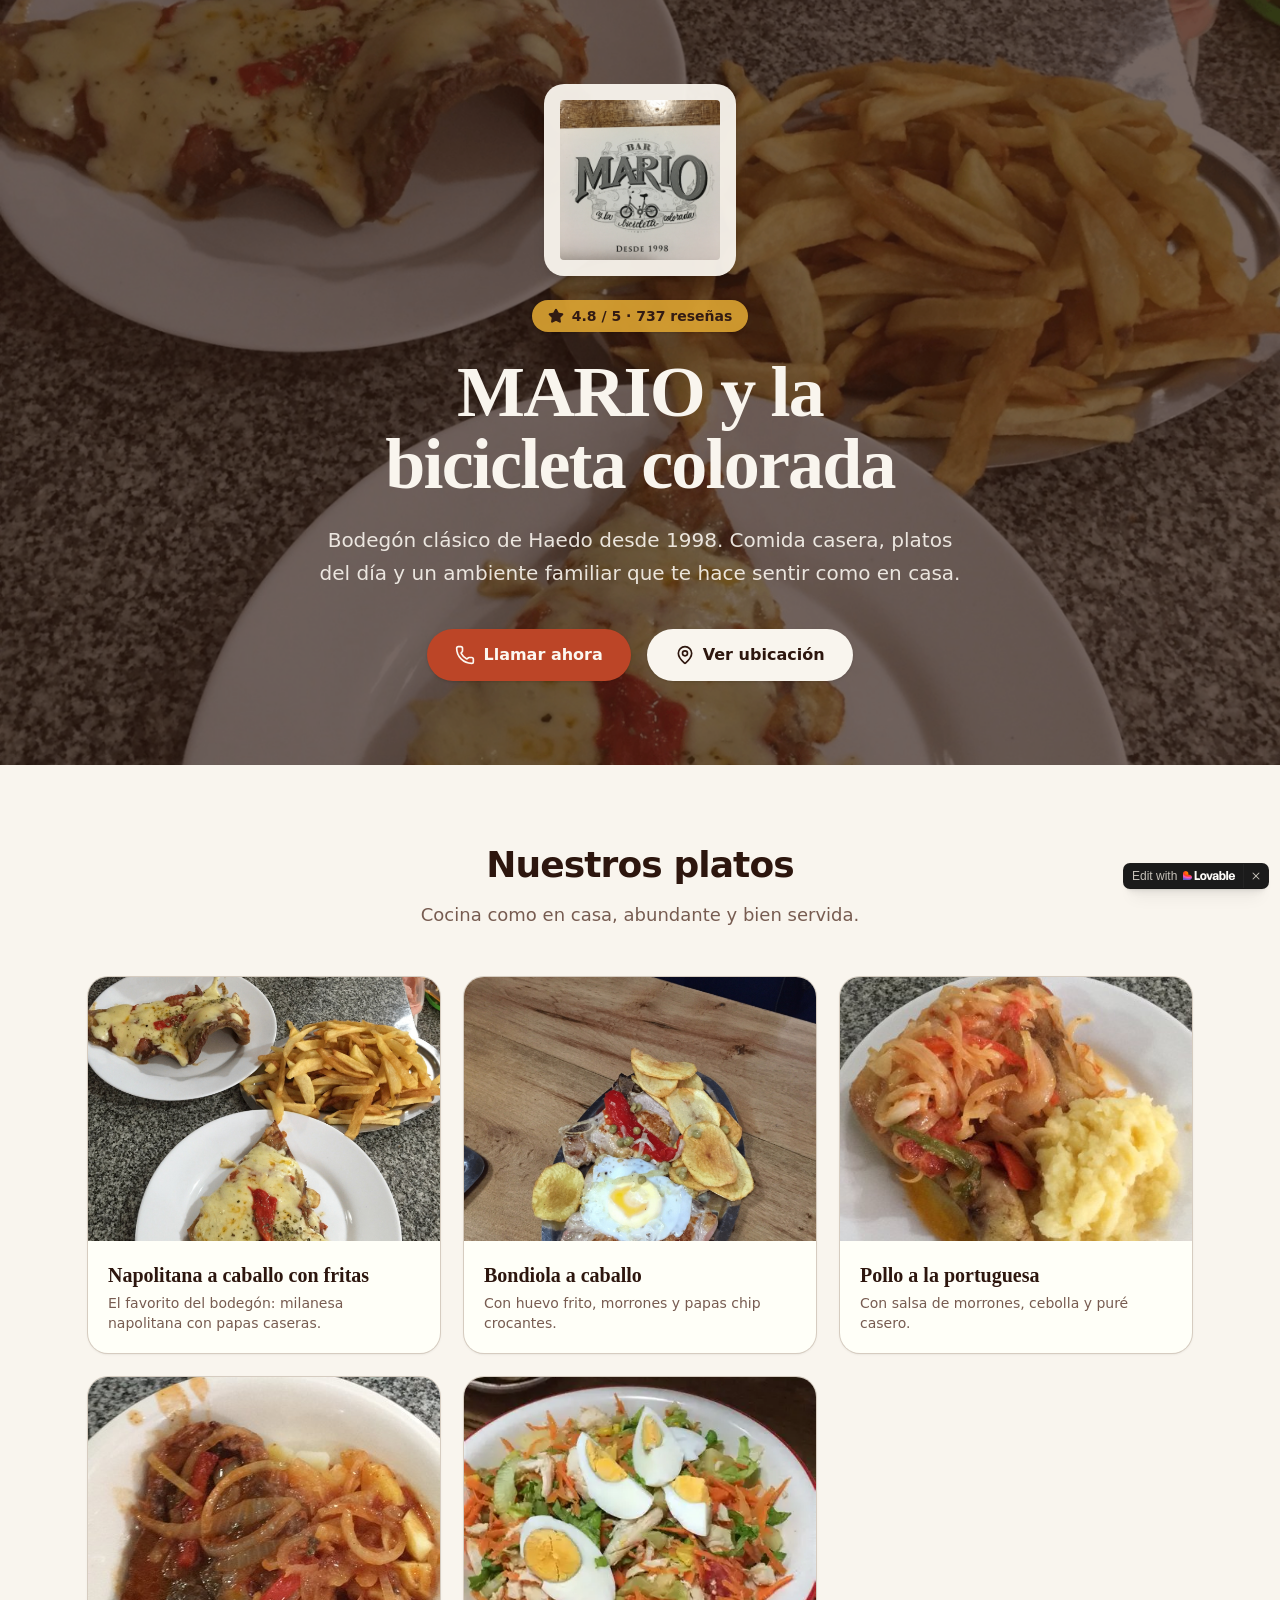
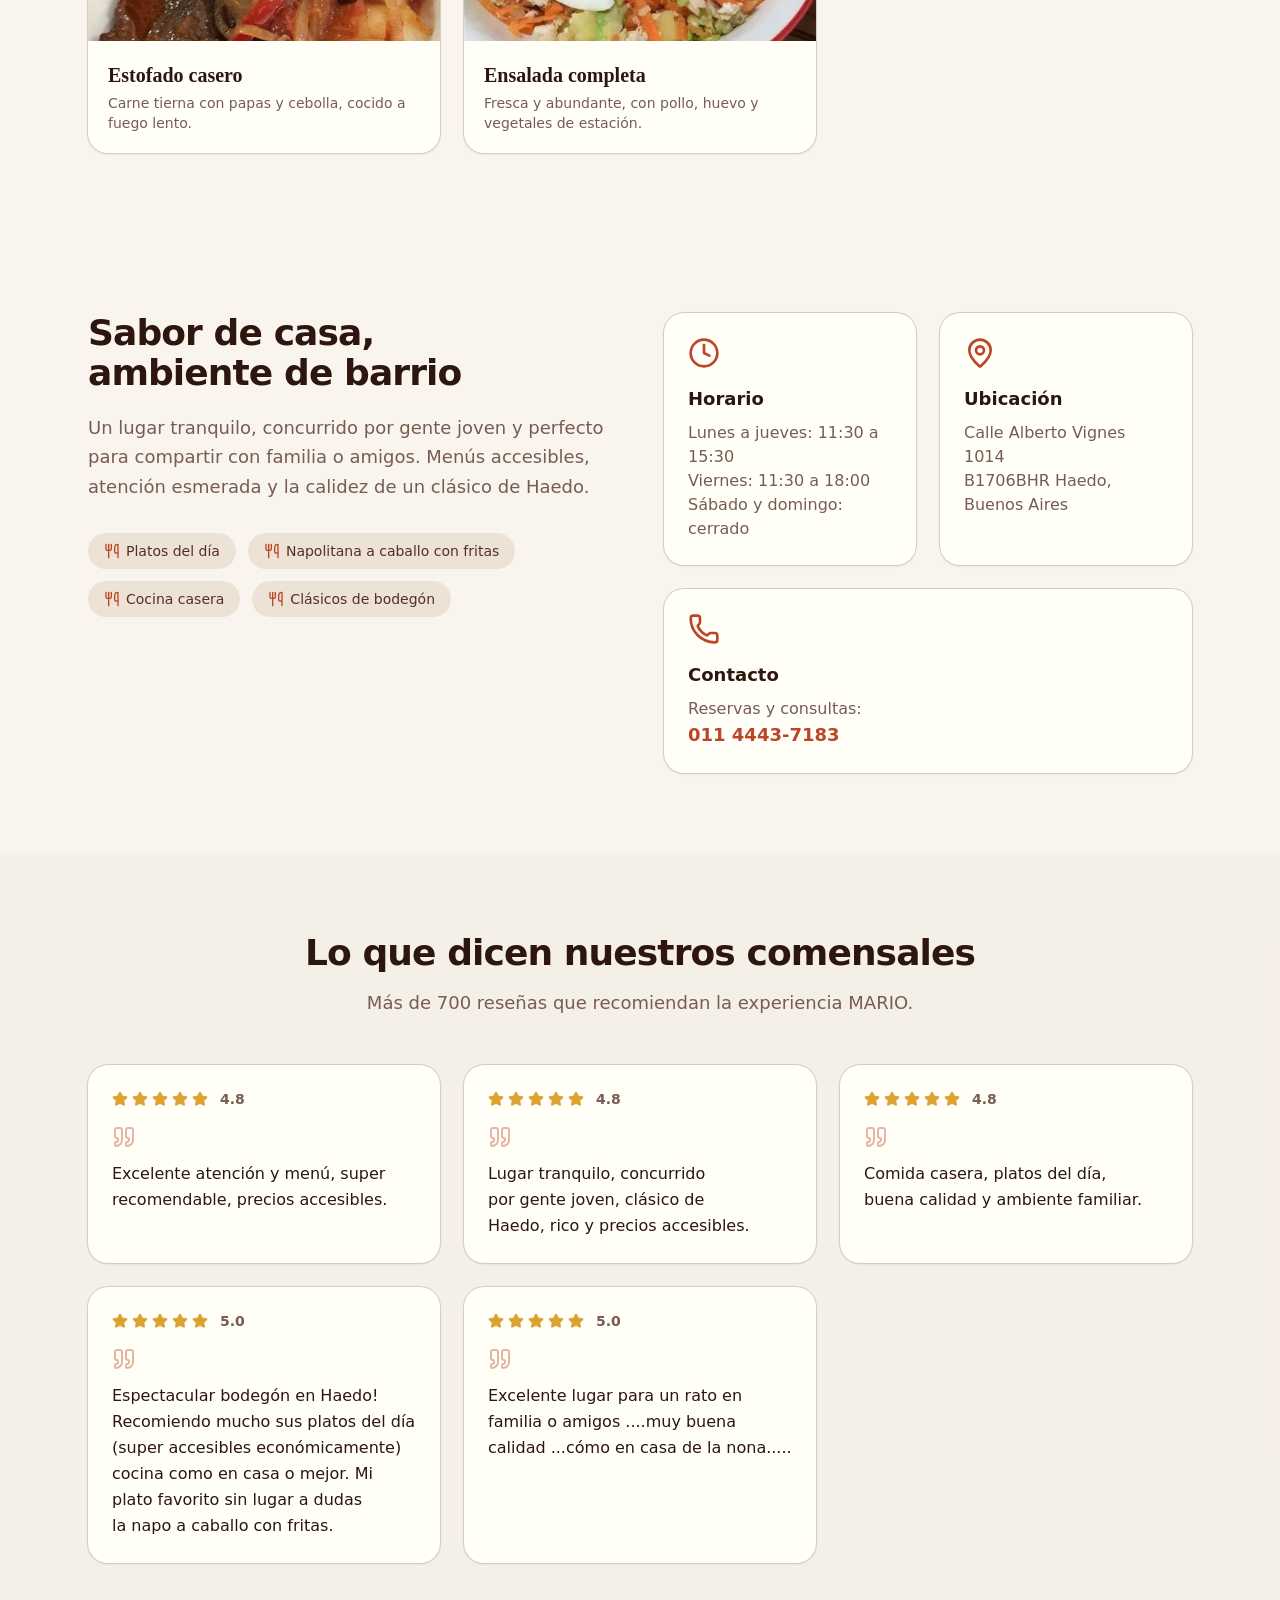
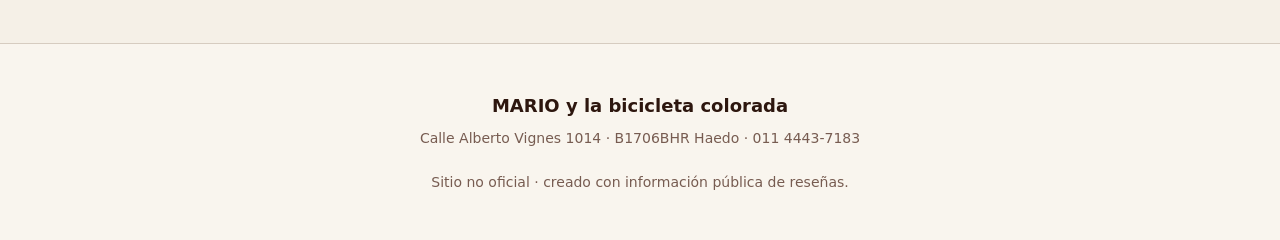
<file: MARIO y la bicicleta colorada — Restaurante en Haedo 2.html>
<!DOCTYPE html>
<!-- saved from url=(0043)https://bicycle-colorada-haedo.lovable.app/ -->
<html lang="en"><head><meta http-equiv="Content-Type" content="text/html; charset=UTF-8"><meta name="viewport" content="width=device-width, initial-scale=1"><link rel="preload" as="image" href="./MARIO y la bicicleta colorada — Restaurante en Haedo 2_files/milanesas.jpg" fetchpriority="high"><link rel="preload" as="image" href="./MARIO y la bicicleta colorada — Restaurante en Haedo 2_files/logo-mario.png"><link rel="stylesheet" href="./MARIO y la bicicleta colorada — Restaurante en Haedo 2_files/styles-CfZ-BGrE.css" data-precedence="default"><title>MARIO y la bicicleta colorada — Restaurante en Haedo</title><meta name="author" content="MARIO y la bicicleta colorada"><meta name="twitter:card" content="summary_large_image"><meta name="description" content="Restaurante clásico de Haedo. Comida casera, platos del día, ambiente familiar y precios accesibles. Calificación 4.8/5 de más de 700 reseñas."><meta property="og:title" content="MARIO y la bicicleta colorada — Restaurante en Haedo"><meta property="og:description" content="Restaurante clásico de Haedo. Comida casera, platos del día, ambiente familiar y precios accesibles."><meta property="og:type" content="website"><link rel="modulepreload" href="./MARIO y la bicicleta colorada — Restaurante en Haedo 2_files/index-BrP-qRRa.js.descargar"><link rel="modulepreload" href="https://bicycle-colorada-haedo.lovable.app/assets/routes-DrQ0CiBY.js"><link rel="icon" href="https://bicycle-colorada-haedo.lovable.app/favicon.ico" type="image/x-icon">
<style>
	@font-face {
		font-family: 'CameraPlainVariable';
		src: url('https://cdn.gpteng.co/mcp-widgets/v1/fonts/CameraPlainVariable.woff2') format('woff2');
		font-weight: 100 900;
		font-style: normal;
		font-display: swap;
	}

	#lovable-badge {
		--badge-bg: #1b1b1b;
		--badge-text: #c5c1b9;
		--badge-text-hover: #dcdad5;
		--badge-radius: 6px;
		--badge-padding: 8px;
		--badge-gap: 6px;
		--badge-shadow: 
			0 0 0 1px rgba(0, 0, 0, 0.88),
			0 1px 0 0 rgba(0, 0, 0, 0.04),
			0 2px 2px -1px rgba(0, 0, 0, 0.08),
			0 4px 4px -2px rgba(0, 0, 0, 0.08),
			0 8px 8px -4px rgba(0, 0, 0, 0.08),
			0 16px 16px -8px rgba(0, 0, 0, 0.08);
		--badge-transition-duration: 0.2s;
		--badge-transition-easing: cubic-bezier(0.16, 1, 0.32, 1);
		--focus-color: #575ECF;
		--focus-offset: 2px;
		--focus-width: 2px;
		
		position: fixed;
		bottom: 12px;
		right: 12px;
		height: 24px;
		display: flex;
		align-items: center;
		z-index: 1000000;
		background-color: var(--badge-bg) !important;
		color: var(--badge-text) !important;
		border-radius: var(--badge-radius);
		box-shadow: var(--badge-shadow) !important;
		font-size: 12px;
		font-family: CameraPlainVariable, "CameraPlainVariable Fallback", -apple-system, BlinkMacSystemFont, 'Segoe UI', Roboto, sans-serif;
		font-weight: 400 !important;
		text-transform: none !important;
		font-feature-settings: normal !important;
		transform: translateZ(0);
		will-change: transform, opacity;
	}

	#lovable-badge-cta {
		display: flex;
		align-items: center;
		gap: var(--badge-gap);
		padding: 0 var(--badge-padding);
		height: 100%;
		color: inherit;
		text-decoration: none;
		white-space: nowrap;
		border-radius: var(--badge-radius) 0 0 var(--badge-radius);
		transition: 
			background-color var(--badge-transition-duration) ease,
			color var(--badge-transition-duration) ease,
			transform 0.1s ease;
	}

	#lovable-badge-cta:hover {
		background: rgba(255, 255, 255, 0.04);
		color: var(--badge-text-hover);
	}

	#lovable-badge-cta:active {
		transform: scale(0.98);
	}

	#lovable-badge-cta:focus {
		outline: none;
	}

	#lovable-badge-cta:focus-visible {
		outline: var(--focus-width) solid var(--focus-color);
		outline-offset: var(--focus-offset);
		z-index: 1;
	}

	#lovable-badge-text {
		line-height: 1;
	}

	#lovable-badge-divider {
		width: 1px;
		height: 24px;
		background-color: rgba(255, 255, 255, 0.04);
		flex-shrink: 0;
	}

	#lovable-badge-close {
		width: 24px;
		height: 24px;
		min-width: 24px;
		min-height: 24px;
		cursor: pointer;
		background: none;
		border: none;
		padding: 0;
		display: flex;
		align-items: center;
		justify-content: center;
		border-radius: 0 var(--badge-radius) var(--badge-radius) 0;
		flex-shrink: 0;
		transition: 
			background-color var(--badge-transition-duration) ease,
			transform 0.1s ease;
	}

	#lovable-badge-close:hover {
		background: rgba(255, 255, 255, 0.04);
	}

	#lovable-badge-close:active {
		transform: scale(0.92);
	}

	#lovable-badge-close:focus {
		outline: none;
	}

	#lovable-badge-close:focus-visible {
		outline: var(--focus-width) solid var(--focus-color);
		outline-offset: calc(var(--focus-offset) * -1);
		z-index: 1;
	}

	#lovable-badge-close svg path {
		fill: var(--badge-text);
		transition: fill var(--badge-transition-duration) ease;
	}

	#lovable-badge-close:hover svg path {
		fill: var(--badge-text-hover);
	}

	@media (prefers-reduced-motion: reduce) {
		#lovable-badge-cta,
		#lovable-badge-close,
		#lovable-badge-close svg path {
			transition: none;
		}
		
		#lovable-badge-cta:active,
		#lovable-badge-close:active {
			transform: none;
		}
	}

	@media (prefers-contrast: high) {
		#lovable-badge {
			--badge-bg: #000;
			--badge-text: #fff;
			--badge-text-hover: #fff;
			border: 2px solid currentColor;
		}
		
		#lovable-badge-cta:focus-visible,
		#lovable-badge-close:focus-visible {
			outline-width: 3px;
		}
	}
</style>
<script defer="" src="./MARIO y la bicicleta colorada — Restaurante en Haedo 2_files/_flock.js.descargar" data-proxy-url="/~api/analytics"></script><meta name="twitter:title" content="MARIO y la bicicleta colorada — Restaurante en Haedo"><meta name="twitter:description" content="Restaurante clásico de Haedo. Comida casera, platos del día, ambiente familiar y precios accesibles."><meta property="og:image" content="https://pub-bb2e103a32db4e198524a2e9ed8f35b4.r2.dev/5c214f9c-cee0-4cc3-84a0-2a8c305e7817/id-preview-61a1087a--d508bbac-b2d6-4a1d-97a5-0c9cfb55e19f.lovable.app-1784785068354.png"><meta name="twitter:image" content="https://pub-bb2e103a32db4e198524a2e9ed8f35b4.r2.dev/5c214f9c-cee0-4cc3-84a0-2a8c305e7817/id-preview-61a1087a--d508bbac-b2d6-4a1d-97a5-0c9cfb55e19f.lovable.app-1784785068354.png"></head><body><!--$--><main class="min-h-screen bg-background"><section class="relative flex min-h-[85vh] items-center justify-center overflow-hidden"><img src="./MARIO y la bicicleta colorada — Restaurante en Haedo 2_files/milanesas.jpg" alt="Milanesas napolitanas con papas fritas caseras servidas en Bar Mario" class="absolute inset-0 size-full object-cover" width="1440" height="900" fetchpriority="high"><div class="absolute inset-0 bg-foreground/65"></div><div class="relative z-10 mx-auto max-w-4xl px-6 text-center text-cream"><img src="./MARIO y la bicicleta colorada — Restaurante en Haedo 2_files/logo-mario.png" alt="Logo Bar Mario y la bicicleta colorada, desde 1998" class="mx-auto mb-6 h-40 w-auto rounded-2xl bg-cream/95 p-4 shadow-lg sm:h-48" width="240" height="240"><div class="mb-6 inline-flex items-center gap-2 rounded-full bg-gold/90 px-4 py-1.5 text-sm font-semibold text-gold-foreground shadow-sm"><svg xmlns="http://www.w3.org/2000/svg" width="24" height="24" viewBox="0 0 24 24" fill="none" stroke="currentColor" stroke-width="2" stroke-linecap="round" stroke-linejoin="round" class="lucide lucide-star size-4 fill-current" aria-hidden="true"><path d="M11.525 2.295a.53.53 0 0 1 .95 0l2.31 4.679a2.123 2.123 0 0 0 1.595 1.16l5.166.756a.53.53 0 0 1 .294.904l-3.736 3.638a2.123 2.123 0 0 0-.611 1.878l.882 5.14a.53.53 0 0 1-.771.56l-4.618-2.428a2.122 2.122 0 0 0-1.973 0L6.396 21.01a.53.53 0 0 1-.77-.56l.881-5.139a2.122 2.122 0 0 0-.611-1.879L2.16 9.795a.53.53 0 0 1 .294-.906l5.165-.755a2.122 2.122 0 0 0 1.597-1.16z"></path></svg><span>4.8 / 5 · 737 reseñas</span></div><h1 class="text-balance font-serif text-5xl font-bold tracking-tight sm:text-6xl md:text-7xl">MARIO y la bicicleta colorada</h1><p class="mx-auto mt-6 max-w-2xl text-balance text-lg leading-relaxed text-cream/90 sm:text-xl">Bodegón clásico de Haedo desde 1998. Comida casera, platos del día y un ambiente familiar que te hace sentir como en casa.</p><div class="mt-10 flex flex-col items-center justify-center gap-4 sm:flex-row"><a href="tel:01144437183" class="inline-flex items-center gap-2 rounded-full bg-primary px-7 py-3.5 text-base font-semibold text-primary-foreground shadow-sm transition hover:bg-primary/90"><svg xmlns="http://www.w3.org/2000/svg" width="24" height="24" viewBox="0 0 24 24" fill="none" stroke="currentColor" stroke-width="2" stroke-linecap="round" stroke-linejoin="round" class="lucide lucide-phone size-5" aria-hidden="true"><path d="M13.832 16.568a1 1 0 0 0 1.213-.303l.355-.465A2 2 0 0 1 17 15h3a2 2 0 0 1 2 2v3a2 2 0 0 1-2 2A18 18 0 0 1 2 4a2 2 0 0 1 2-2h3a2 2 0 0 1 2 2v3a2 2 0 0 1-.8 1.6l-.468.351a1 1 0 0 0-.292 1.233 14 14 0 0 0 6.392 6.384"></path></svg>Llamar ahora</a><a href="https://bicycle-colorada-haedo.lovable.app/#ubicacion" class="inline-flex items-center gap-2 rounded-full bg-cream px-7 py-3.5 text-base font-semibold text-cream-foreground shadow-sm transition hover:bg-cream/90"><svg xmlns="http://www.w3.org/2000/svg" width="24" height="24" viewBox="0 0 24 24" fill="none" stroke="currentColor" stroke-width="2" stroke-linecap="round" stroke-linejoin="round" class="lucide lucide-map-pin size-5" aria-hidden="true"><path d="M20 10c0 4.993-5.539 10.193-7.399 11.799a1 1 0 0 1-1.202 0C9.539 20.193 4 14.993 4 10a8 8 0 0 1 16 0"></path><circle cx="12" cy="10" r="3"></circle></svg>Ver ubicación</a></div></div></section><section class="mx-auto max-w-6xl px-6 py-20"><div class="mb-12 text-center"><h2 class="text-balance text-3xl font-bold tracking-tight text-foreground sm:text-4xl">Nuestros platos</h2><p class="mx-auto mt-4 max-w-2xl text-lg text-muted-foreground">Cocina como en casa, abundante y bien servida.</p></div><div class="grid gap-6 sm:grid-cols-2 lg:grid-cols-3"><figure class="overflow-hidden rounded-2xl bg-card shadow-sm ring-1 ring-border"><img src="./MARIO y la bicicleta colorada — Restaurante en Haedo 2_files/milanesas.jpg" alt="Milanesas napolitanas con papas fritas" class="aspect-[4/3] w-full object-cover" loading="lazy"><figcaption class="p-5"><h3 class="font-serif text-xl font-semibold text-card-foreground">Napolitana a caballo con fritas</h3><p class="mt-1 text-sm text-muted-foreground">El favorito del bodegón: milanesa napolitana con papas caseras.</p></figcaption></figure><figure class="overflow-hidden rounded-2xl bg-card shadow-sm ring-1 ring-border"><img src="./MARIO y la bicicleta colorada — Restaurante en Haedo 2_files/bondiola-huevo.jpg" alt="Bondiola con huevo frito, morrones y papas chip" class="aspect-[4/3] w-full object-cover" loading="lazy"><figcaption class="p-5"><h3 class="font-serif text-xl font-semibold text-card-foreground">Bondiola a caballo</h3><p class="mt-1 text-sm text-muted-foreground">Con huevo frito, morrones y papas chip crocantes.</p></figcaption></figure><figure class="overflow-hidden rounded-2xl bg-card shadow-sm ring-1 ring-border"><img src="./MARIO y la bicicleta colorada — Restaurante en Haedo 2_files/pollo-pure.jpg" alt="Pollo a la portuguesa con puré de papas" class="aspect-[4/3] w-full object-cover" loading="lazy"><figcaption class="p-5"><h3 class="font-serif text-xl font-semibold text-card-foreground">Pollo a la portuguesa</h3><p class="mt-1 text-sm text-muted-foreground">Con salsa de morrones, cebolla y puré casero.</p></figcaption></figure><figure class="overflow-hidden rounded-2xl bg-card shadow-sm ring-1 ring-border"><img src="./MARIO y la bicicleta colorada — Restaurante en Haedo 2_files/estofado.jpg" alt="Estofado de carne con papas y cebolla" class="aspect-[4/3] w-full object-cover" loading="lazy"><figcaption class="p-5"><h3 class="font-serif text-xl font-semibold text-card-foreground">Estofado casero</h3><p class="mt-1 text-sm text-muted-foreground">Carne tierna con papas y cebolla, cocido a fuego lento.</p></figcaption></figure><figure class="overflow-hidden rounded-2xl bg-card shadow-sm ring-1 ring-border"><img src="./MARIO y la bicicleta colorada — Restaurante en Haedo 2_files/ensalada.jpg" alt="Ensalada completa con pollo, huevo, zanahoria y lechuga" class="aspect-[4/3] w-full object-cover" loading="lazy"><figcaption class="p-5"><h3 class="font-serif text-xl font-semibold text-card-foreground">Ensalada completa</h3><p class="mt-1 text-sm text-muted-foreground">Fresca y abundante, con pollo, huevo y vegetales de estación.</p></figcaption></figure></div></section><section class="mx-auto max-w-6xl px-6 py-20"><div class="grid gap-12 md:grid-cols-2"><div><h2 class="text-balance text-3xl font-bold tracking-tight text-foreground sm:text-4xl">Sabor de casa, ambiente de barrio</h2><p class="mt-5 text-lg leading-relaxed text-muted-foreground">Un lugar tranquilo, concurrido por gente joven y perfecto para compartir con familia o amigos. Menús accesibles, atención esmerada y la calidez de un clásico de Haedo.</p><div class="mt-8 flex flex-wrap gap-3"><span class="inline-flex items-center gap-1.5 rounded-full bg-secondary px-4 py-2 text-sm font-medium text-secondary-foreground"><svg xmlns="http://www.w3.org/2000/svg" width="24" height="24" viewBox="0 0 24 24" fill="none" stroke="currentColor" stroke-width="2" stroke-linecap="round" stroke-linejoin="round" class="lucide lucide-utensils size-4 text-primary" aria-hidden="true"><path d="M3 2v7c0 1.1.9 2 2 2h4a2 2 0 0 0 2-2V2"></path><path d="M7 2v20"></path><path d="M21 15V2a5 5 0 0 0-5 5v6c0 1.1.9 2 2 2h3Zm0 0v7"></path></svg>Platos del día</span><span class="inline-flex items-center gap-1.5 rounded-full bg-secondary px-4 py-2 text-sm font-medium text-secondary-foreground"><svg xmlns="http://www.w3.org/2000/svg" width="24" height="24" viewBox="0 0 24 24" fill="none" stroke="currentColor" stroke-width="2" stroke-linecap="round" stroke-linejoin="round" class="lucide lucide-utensils size-4 text-primary" aria-hidden="true"><path d="M3 2v7c0 1.1.9 2 2 2h4a2 2 0 0 0 2-2V2"></path><path d="M7 2v20"></path><path d="M21 15V2a5 5 0 0 0-5 5v6c0 1.1.9 2 2 2h3Zm0 0v7"></path></svg>Napolitana a caballo con fritas</span><span class="inline-flex items-center gap-1.5 rounded-full bg-secondary px-4 py-2 text-sm font-medium text-secondary-foreground"><svg xmlns="http://www.w3.org/2000/svg" width="24" height="24" viewBox="0 0 24 24" fill="none" stroke="currentColor" stroke-width="2" stroke-linecap="round" stroke-linejoin="round" class="lucide lucide-utensils size-4 text-primary" aria-hidden="true"><path d="M3 2v7c0 1.1.9 2 2 2h4a2 2 0 0 0 2-2V2"></path><path d="M7 2v20"></path><path d="M21 15V2a5 5 0 0 0-5 5v6c0 1.1.9 2 2 2h3Zm0 0v7"></path></svg>Cocina casera</span><span class="inline-flex items-center gap-1.5 rounded-full bg-secondary px-4 py-2 text-sm font-medium text-secondary-foreground"><svg xmlns="http://www.w3.org/2000/svg" width="24" height="24" viewBox="0 0 24 24" fill="none" stroke="currentColor" stroke-width="2" stroke-linecap="round" stroke-linejoin="round" class="lucide lucide-utensils size-4 text-primary" aria-hidden="true"><path d="M3 2v7c0 1.1.9 2 2 2h4a2 2 0 0 0 2-2V2"></path><path d="M7 2v20"></path><path d="M21 15V2a5 5 0 0 0-5 5v6c0 1.1.9 2 2 2h3Zm0 0v7"></path></svg>Clásicos de bodegón</span></div></div><div class="grid gap-6 sm:grid-cols-2"><div class="rounded-2xl bg-card p-6 shadow-sm ring-1 ring-border"><svg xmlns="http://www.w3.org/2000/svg" width="24" height="24" viewBox="0 0 24 24" fill="none" stroke="currentColor" stroke-width="2" stroke-linecap="round" stroke-linejoin="round" class="lucide lucide-clock size-8 text-primary" aria-hidden="true"><circle cx="12" cy="12" r="10"></circle><path d="M12 6v6l4 2"></path></svg><h3 class="mt-4 text-lg font-semibold text-card-foreground">Horario</h3><p class="mt-2 text-muted-foreground">Lunes a jueves: 11:30 a 15:30<br>Viernes: 11:30 a 18:00<br>Sábado y domingo: cerrado</p></div><div id="ubicacion" class="rounded-2xl bg-card p-6 shadow-sm ring-1 ring-border"><svg xmlns="http://www.w3.org/2000/svg" width="24" height="24" viewBox="0 0 24 24" fill="none" stroke="currentColor" stroke-width="2" stroke-linecap="round" stroke-linejoin="round" class="lucide lucide-map-pin size-8 text-primary" aria-hidden="true"><path d="M20 10c0 4.993-5.539 10.193-7.399 11.799a1 1 0 0 1-1.202 0C9.539 20.193 4 14.993 4 10a8 8 0 0 1 16 0"></path><circle cx="12" cy="10" r="3"></circle></svg><h3 class="mt-4 text-lg font-semibold text-card-foreground">Ubicación</h3><p class="mt-2 text-muted-foreground">Calle Alberto Vignes 1014<br>B1706BHR Haedo, Buenos Aires</p></div><div class="rounded-2xl bg-card p-6 shadow-sm ring-1 ring-border sm:col-span-2"><svg xmlns="http://www.w3.org/2000/svg" width="24" height="24" viewBox="0 0 24 24" fill="none" stroke="currentColor" stroke-width="2" stroke-linecap="round" stroke-linejoin="round" class="lucide lucide-phone size-8 text-primary" aria-hidden="true"><path d="M13.832 16.568a1 1 0 0 0 1.213-.303l.355-.465A2 2 0 0 1 17 15h3a2 2 0 0 1 2 2v3a2 2 0 0 1-2 2A18 18 0 0 1 2 4a2 2 0 0 1 2-2h3a2 2 0 0 1 2 2v3a2 2 0 0 1-.8 1.6l-.468.351a1 1 0 0 0-.292 1.233 14 14 0 0 0 6.392 6.384"></path></svg><h3 class="mt-4 text-lg font-semibold text-card-foreground">Contacto</h3><p class="mt-2 text-muted-foreground">Reservas y consultas:<br><a href="tel:01144437183" class="text-lg font-semibold text-primary hover:underline">011 4443-7183</a></p></div></div></div></section><section class="bg-secondary/30 py-20"><div class="mx-auto max-w-6xl px-6"><div class="mb-12 text-center"><h2 class="text-balance text-3xl font-bold tracking-tight text-foreground sm:text-4xl">Lo que dicen nuestros comensales</h2><p class="mx-auto mt-4 max-w-2xl text-lg text-muted-foreground">Más de 700 reseñas que recomiendan la experiencia MARIO.</p></div><div class="grid gap-6 sm:grid-cols-2 lg:grid-cols-3"><div class="flex flex-col rounded-2xl bg-card p-6 shadow-sm ring-1 ring-border"><div class="mb-4 flex items-center gap-1 text-gold"><svg xmlns="http://www.w3.org/2000/svg" width="24" height="24" viewBox="0 0 24 24" fill="none" stroke="currentColor" stroke-width="2" stroke-linecap="round" stroke-linejoin="round" class="lucide lucide-star size-4 fill-current" aria-hidden="true"><path d="M11.525 2.295a.53.53 0 0 1 .95 0l2.31 4.679a2.123 2.123 0 0 0 1.595 1.16l5.166.756a.53.53 0 0 1 .294.904l-3.736 3.638a2.123 2.123 0 0 0-.611 1.878l.882 5.14a.53.53 0 0 1-.771.56l-4.618-2.428a2.122 2.122 0 0 0-1.973 0L6.396 21.01a.53.53 0 0 1-.77-.56l.881-5.139a2.122 2.122 0 0 0-.611-1.879L2.16 9.795a.53.53 0 0 1 .294-.906l5.165-.755a2.122 2.122 0 0 0 1.597-1.16z"></path></svg><svg xmlns="http://www.w3.org/2000/svg" width="24" height="24" viewBox="0 0 24 24" fill="none" stroke="currentColor" stroke-width="2" stroke-linecap="round" stroke-linejoin="round" class="lucide lucide-star size-4 fill-current" aria-hidden="true"><path d="M11.525 2.295a.53.53 0 0 1 .95 0l2.31 4.679a2.123 2.123 0 0 0 1.595 1.16l5.166.756a.53.53 0 0 1 .294.904l-3.736 3.638a2.123 2.123 0 0 0-.611 1.878l.882 5.14a.53.53 0 0 1-.771.56l-4.618-2.428a2.122 2.122 0 0 0-1.973 0L6.396 21.01a.53.53 0 0 1-.77-.56l.881-5.139a2.122 2.122 0 0 0-.611-1.879L2.16 9.795a.53.53 0 0 1 .294-.906l5.165-.755a2.122 2.122 0 0 0 1.597-1.16z"></path></svg><svg xmlns="http://www.w3.org/2000/svg" width="24" height="24" viewBox="0 0 24 24" fill="none" stroke="currentColor" stroke-width="2" stroke-linecap="round" stroke-linejoin="round" class="lucide lucide-star size-4 fill-current" aria-hidden="true"><path d="M11.525 2.295a.53.53 0 0 1 .95 0l2.31 4.679a2.123 2.123 0 0 0 1.595 1.16l5.166.756a.53.53 0 0 1 .294.904l-3.736 3.638a2.123 2.123 0 0 0-.611 1.878l.882 5.14a.53.53 0 0 1-.771.56l-4.618-2.428a2.122 2.122 0 0 0-1.973 0L6.396 21.01a.53.53 0 0 1-.77-.56l.881-5.139a2.122 2.122 0 0 0-.611-1.879L2.16 9.795a.53.53 0 0 1 .294-.906l5.165-.755a2.122 2.122 0 0 0 1.597-1.16z"></path></svg><svg xmlns="http://www.w3.org/2000/svg" width="24" height="24" viewBox="0 0 24 24" fill="none" stroke="currentColor" stroke-width="2" stroke-linecap="round" stroke-linejoin="round" class="lucide lucide-star size-4 fill-current" aria-hidden="true"><path d="M11.525 2.295a.53.53 0 0 1 .95 0l2.31 4.679a2.123 2.123 0 0 0 1.595 1.16l5.166.756a.53.53 0 0 1 .294.904l-3.736 3.638a2.123 2.123 0 0 0-.611 1.878l.882 5.14a.53.53 0 0 1-.771.56l-4.618-2.428a2.122 2.122 0 0 0-1.973 0L6.396 21.01a.53.53 0 0 1-.77-.56l.881-5.139a2.122 2.122 0 0 0-.611-1.879L2.16 9.795a.53.53 0 0 1 .294-.906l5.165-.755a2.122 2.122 0 0 0 1.597-1.16z"></path></svg><svg xmlns="http://www.w3.org/2000/svg" width="24" height="24" viewBox="0 0 24 24" fill="none" stroke="currentColor" stroke-width="2" stroke-linecap="round" stroke-linejoin="round" class="lucide lucide-star size-4 fill-current" aria-hidden="true"><path d="M11.525 2.295a.53.53 0 0 1 .95 0l2.31 4.679a2.123 2.123 0 0 0 1.595 1.16l5.166.756a.53.53 0 0 1 .294.904l-3.736 3.638a2.123 2.123 0 0 0-.611 1.878l.882 5.14a.53.53 0 0 1-.771.56l-4.618-2.428a2.122 2.122 0 0 0-1.973 0L6.396 21.01a.53.53 0 0 1-.77-.56l.881-5.139a2.122 2.122 0 0 0-.611-1.879L2.16 9.795a.53.53 0 0 1 .294-.906l5.165-.755a2.122 2.122 0 0 0 1.597-1.16z"></path></svg><span class="ml-2 text-sm font-semibold text-muted-foreground">4.8</span></div><svg xmlns="http://www.w3.org/2000/svg" width="24" height="24" viewBox="0 0 24 24" fill="none" stroke="currentColor" stroke-width="2" stroke-linecap="round" stroke-linejoin="round" class="lucide lucide-quote mb-3 size-6 text-primary/40" aria-hidden="true"><path d="M16 3a2 2 0 0 0-2 2v6a2 2 0 0 0 2 2 1 1 0 0 1 1 1v1a2 2 0 0 1-2 2 1 1 0 0 0-1 1v2a1 1 0 0 0 1 1 6 6 0 0 0 6-6V5a2 2 0 0 0-2-2z"></path><path d="M5 3a2 2 0 0 0-2 2v6a2 2 0 0 0 2 2 1 1 0 0 1 1 1v1a2 2 0 0 1-2 2 1 1 0 0 0-1 1v2a1 1 0 0 0 1 1 6 6 0 0 0 6-6V5a2 2 0 0 0-2-2z"></path></svg><p class="flex-1 text-balance leading-relaxed text-card-foreground">Excelente atención y menú, super recomendable, precios accesibles.</p></div><div class="flex flex-col rounded-2xl bg-card p-6 shadow-sm ring-1 ring-border"><div class="mb-4 flex items-center gap-1 text-gold"><svg xmlns="http://www.w3.org/2000/svg" width="24" height="24" viewBox="0 0 24 24" fill="none" stroke="currentColor" stroke-width="2" stroke-linecap="round" stroke-linejoin="round" class="lucide lucide-star size-4 fill-current" aria-hidden="true"><path d="M11.525 2.295a.53.53 0 0 1 .95 0l2.31 4.679a2.123 2.123 0 0 0 1.595 1.16l5.166.756a.53.53 0 0 1 .294.904l-3.736 3.638a2.123 2.123 0 0 0-.611 1.878l.882 5.14a.53.53 0 0 1-.771.56l-4.618-2.428a2.122 2.122 0 0 0-1.973 0L6.396 21.01a.53.53 0 0 1-.77-.56l.881-5.139a2.122 2.122 0 0 0-.611-1.879L2.16 9.795a.53.53 0 0 1 .294-.906l5.165-.755a2.122 2.122 0 0 0 1.597-1.16z"></path></svg><svg xmlns="http://www.w3.org/2000/svg" width="24" height="24" viewBox="0 0 24 24" fill="none" stroke="currentColor" stroke-width="2" stroke-linecap="round" stroke-linejoin="round" class="lucide lucide-star size-4 fill-current" aria-hidden="true"><path d="M11.525 2.295a.53.53 0 0 1 .95 0l2.31 4.679a2.123 2.123 0 0 0 1.595 1.16l5.166.756a.53.53 0 0 1 .294.904l-3.736 3.638a2.123 2.123 0 0 0-.611 1.878l.882 5.14a.53.53 0 0 1-.771.56l-4.618-2.428a2.122 2.122 0 0 0-1.973 0L6.396 21.01a.53.53 0 0 1-.77-.56l.881-5.139a2.122 2.122 0 0 0-.611-1.879L2.16 9.795a.53.53 0 0 1 .294-.906l5.165-.755a2.122 2.122 0 0 0 1.597-1.16z"></path></svg><svg xmlns="http://www.w3.org/2000/svg" width="24" height="24" viewBox="0 0 24 24" fill="none" stroke="currentColor" stroke-width="2" stroke-linecap="round" stroke-linejoin="round" class="lucide lucide-star size-4 fill-current" aria-hidden="true"><path d="M11.525 2.295a.53.53 0 0 1 .95 0l2.31 4.679a2.123 2.123 0 0 0 1.595 1.16l5.166.756a.53.53 0 0 1 .294.904l-3.736 3.638a2.123 2.123 0 0 0-.611 1.878l.882 5.14a.53.53 0 0 1-.771.56l-4.618-2.428a2.122 2.122 0 0 0-1.973 0L6.396 21.01a.53.53 0 0 1-.77-.56l.881-5.139a2.122 2.122 0 0 0-.611-1.879L2.16 9.795a.53.53 0 0 1 .294-.906l5.165-.755a2.122 2.122 0 0 0 1.597-1.16z"></path></svg><svg xmlns="http://www.w3.org/2000/svg" width="24" height="24" viewBox="0 0 24 24" fill="none" stroke="currentColor" stroke-width="2" stroke-linecap="round" stroke-linejoin="round" class="lucide lucide-star size-4 fill-current" aria-hidden="true"><path d="M11.525 2.295a.53.53 0 0 1 .95 0l2.31 4.679a2.123 2.123 0 0 0 1.595 1.16l5.166.756a.53.53 0 0 1 .294.904l-3.736 3.638a2.123 2.123 0 0 0-.611 1.878l.882 5.14a.53.53 0 0 1-.771.56l-4.618-2.428a2.122 2.122 0 0 0-1.973 0L6.396 21.01a.53.53 0 0 1-.77-.56l.881-5.139a2.122 2.122 0 0 0-.611-1.879L2.16 9.795a.53.53 0 0 1 .294-.906l5.165-.755a2.122 2.122 0 0 0 1.597-1.16z"></path></svg><svg xmlns="http://www.w3.org/2000/svg" width="24" height="24" viewBox="0 0 24 24" fill="none" stroke="currentColor" stroke-width="2" stroke-linecap="round" stroke-linejoin="round" class="lucide lucide-star size-4 fill-current" aria-hidden="true"><path d="M11.525 2.295a.53.53 0 0 1 .95 0l2.31 4.679a2.123 2.123 0 0 0 1.595 1.16l5.166.756a.53.53 0 0 1 .294.904l-3.736 3.638a2.123 2.123 0 0 0-.611 1.878l.882 5.14a.53.53 0 0 1-.771.56l-4.618-2.428a2.122 2.122 0 0 0-1.973 0L6.396 21.01a.53.53 0 0 1-.77-.56l.881-5.139a2.122 2.122 0 0 0-.611-1.879L2.16 9.795a.53.53 0 0 1 .294-.906l5.165-.755a2.122 2.122 0 0 0 1.597-1.16z"></path></svg><span class="ml-2 text-sm font-semibold text-muted-foreground">4.8</span></div><svg xmlns="http://www.w3.org/2000/svg" width="24" height="24" viewBox="0 0 24 24" fill="none" stroke="currentColor" stroke-width="2" stroke-linecap="round" stroke-linejoin="round" class="lucide lucide-quote mb-3 size-6 text-primary/40" aria-hidden="true"><path d="M16 3a2 2 0 0 0-2 2v6a2 2 0 0 0 2 2 1 1 0 0 1 1 1v1a2 2 0 0 1-2 2 1 1 0 0 0-1 1v2a1 1 0 0 0 1 1 6 6 0 0 0 6-6V5a2 2 0 0 0-2-2z"></path><path d="M5 3a2 2 0 0 0-2 2v6a2 2 0 0 0 2 2 1 1 0 0 1 1 1v1a2 2 0 0 1-2 2 1 1 0 0 0-1 1v2a1 1 0 0 0 1 1 6 6 0 0 0 6-6V5a2 2 0 0 0-2-2z"></path></svg><p class="flex-1 text-balance leading-relaxed text-card-foreground">Lugar tranquilo, concurrido por gente joven, clásico de Haedo, rico y precios accesibles.</p></div><div class="flex flex-col rounded-2xl bg-card p-6 shadow-sm ring-1 ring-border"><div class="mb-4 flex items-center gap-1 text-gold"><svg xmlns="http://www.w3.org/2000/svg" width="24" height="24" viewBox="0 0 24 24" fill="none" stroke="currentColor" stroke-width="2" stroke-linecap="round" stroke-linejoin="round" class="lucide lucide-star size-4 fill-current" aria-hidden="true"><path d="M11.525 2.295a.53.53 0 0 1 .95 0l2.31 4.679a2.123 2.123 0 0 0 1.595 1.16l5.166.756a.53.53 0 0 1 .294.904l-3.736 3.638a2.123 2.123 0 0 0-.611 1.878l.882 5.14a.53.53 0 0 1-.771.56l-4.618-2.428a2.122 2.122 0 0 0-1.973 0L6.396 21.01a.53.53 0 0 1-.77-.56l.881-5.139a2.122 2.122 0 0 0-.611-1.879L2.16 9.795a.53.53 0 0 1 .294-.906l5.165-.755a2.122 2.122 0 0 0 1.597-1.16z"></path></svg><svg xmlns="http://www.w3.org/2000/svg" width="24" height="24" viewBox="0 0 24 24" fill="none" stroke="currentColor" stroke-width="2" stroke-linecap="round" stroke-linejoin="round" class="lucide lucide-star size-4 fill-current" aria-hidden="true"><path d="M11.525 2.295a.53.53 0 0 1 .95 0l2.31 4.679a2.123 2.123 0 0 0 1.595 1.16l5.166.756a.53.53 0 0 1 .294.904l-3.736 3.638a2.123 2.123 0 0 0-.611 1.878l.882 5.14a.53.53 0 0 1-.771.56l-4.618-2.428a2.122 2.122 0 0 0-1.973 0L6.396 21.01a.53.53 0 0 1-.77-.56l.881-5.139a2.122 2.122 0 0 0-.611-1.879L2.16 9.795a.53.53 0 0 1 .294-.906l5.165-.755a2.122 2.122 0 0 0 1.597-1.16z"></path></svg><svg xmlns="http://www.w3.org/2000/svg" width="24" height="24" viewBox="0 0 24 24" fill="none" stroke="currentColor" stroke-width="2" stroke-linecap="round" stroke-linejoin="round" class="lucide lucide-star size-4 fill-current" aria-hidden="true"><path d="M11.525 2.295a.53.53 0 0 1 .95 0l2.31 4.679a2.123 2.123 0 0 0 1.595 1.16l5.166.756a.53.53 0 0 1 .294.904l-3.736 3.638a2.123 2.123 0 0 0-.611 1.878l.882 5.14a.53.53 0 0 1-.771.56l-4.618-2.428a2.122 2.122 0 0 0-1.973 0L6.396 21.01a.53.53 0 0 1-.77-.56l.881-5.139a2.122 2.122 0 0 0-.611-1.879L2.16 9.795a.53.53 0 0 1 .294-.906l5.165-.755a2.122 2.122 0 0 0 1.597-1.16z"></path></svg><svg xmlns="http://www.w3.org/2000/svg" width="24" height="24" viewBox="0 0 24 24" fill="none" stroke="currentColor" stroke-width="2" stroke-linecap="round" stroke-linejoin="round" class="lucide lucide-star size-4 fill-current" aria-hidden="true"><path d="M11.525 2.295a.53.53 0 0 1 .95 0l2.31 4.679a2.123 2.123 0 0 0 1.595 1.16l5.166.756a.53.53 0 0 1 .294.904l-3.736 3.638a2.123 2.123 0 0 0-.611 1.878l.882 5.14a.53.53 0 0 1-.771.56l-4.618-2.428a2.122 2.122 0 0 0-1.973 0L6.396 21.01a.53.53 0 0 1-.77-.56l.881-5.139a2.122 2.122 0 0 0-.611-1.879L2.16 9.795a.53.53 0 0 1 .294-.906l5.165-.755a2.122 2.122 0 0 0 1.597-1.16z"></path></svg><svg xmlns="http://www.w3.org/2000/svg" width="24" height="24" viewBox="0 0 24 24" fill="none" stroke="currentColor" stroke-width="2" stroke-linecap="round" stroke-linejoin="round" class="lucide lucide-star size-4 fill-current" aria-hidden="true"><path d="M11.525 2.295a.53.53 0 0 1 .95 0l2.31 4.679a2.123 2.123 0 0 0 1.595 1.16l5.166.756a.53.53 0 0 1 .294.904l-3.736 3.638a2.123 2.123 0 0 0-.611 1.878l.882 5.14a.53.53 0 0 1-.771.56l-4.618-2.428a2.122 2.122 0 0 0-1.973 0L6.396 21.01a.53.53 0 0 1-.77-.56l.881-5.139a2.122 2.122 0 0 0-.611-1.879L2.16 9.795a.53.53 0 0 1 .294-.906l5.165-.755a2.122 2.122 0 0 0 1.597-1.16z"></path></svg><span class="ml-2 text-sm font-semibold text-muted-foreground">4.8</span></div><svg xmlns="http://www.w3.org/2000/svg" width="24" height="24" viewBox="0 0 24 24" fill="none" stroke="currentColor" stroke-width="2" stroke-linecap="round" stroke-linejoin="round" class="lucide lucide-quote mb-3 size-6 text-primary/40" aria-hidden="true"><path d="M16 3a2 2 0 0 0-2 2v6a2 2 0 0 0 2 2 1 1 0 0 1 1 1v1a2 2 0 0 1-2 2 1 1 0 0 0-1 1v2a1 1 0 0 0 1 1 6 6 0 0 0 6-6V5a2 2 0 0 0-2-2z"></path><path d="M5 3a2 2 0 0 0-2 2v6a2 2 0 0 0 2 2 1 1 0 0 1 1 1v1a2 2 0 0 1-2 2 1 1 0 0 0-1 1v2a1 1 0 0 0 1 1 6 6 0 0 0 6-6V5a2 2 0 0 0-2-2z"></path></svg><p class="flex-1 text-balance leading-relaxed text-card-foreground">Comida casera, platos del día, buena calidad y ambiente familiar.</p></div><div class="flex flex-col rounded-2xl bg-card p-6 shadow-sm ring-1 ring-border"><div class="mb-4 flex items-center gap-1 text-gold"><svg xmlns="http://www.w3.org/2000/svg" width="24" height="24" viewBox="0 0 24 24" fill="none" stroke="currentColor" stroke-width="2" stroke-linecap="round" stroke-linejoin="round" class="lucide lucide-star size-4 fill-current" aria-hidden="true"><path d="M11.525 2.295a.53.53 0 0 1 .95 0l2.31 4.679a2.123 2.123 0 0 0 1.595 1.16l5.166.756a.53.53 0 0 1 .294.904l-3.736 3.638a2.123 2.123 0 0 0-.611 1.878l.882 5.14a.53.53 0 0 1-.771.56l-4.618-2.428a2.122 2.122 0 0 0-1.973 0L6.396 21.01a.53.53 0 0 1-.77-.56l.881-5.139a2.122 2.122 0 0 0-.611-1.879L2.16 9.795a.53.53 0 0 1 .294-.906l5.165-.755a2.122 2.122 0 0 0 1.597-1.16z"></path></svg><svg xmlns="http://www.w3.org/2000/svg" width="24" height="24" viewBox="0 0 24 24" fill="none" stroke="currentColor" stroke-width="2" stroke-linecap="round" stroke-linejoin="round" class="lucide lucide-star size-4 fill-current" aria-hidden="true"><path d="M11.525 2.295a.53.53 0 0 1 .95 0l2.31 4.679a2.123 2.123 0 0 0 1.595 1.16l5.166.756a.53.53 0 0 1 .294.904l-3.736 3.638a2.123 2.123 0 0 0-.611 1.878l.882 5.14a.53.53 0 0 1-.771.56l-4.618-2.428a2.122 2.122 0 0 0-1.973 0L6.396 21.01a.53.53 0 0 1-.77-.56l.881-5.139a2.122 2.122 0 0 0-.611-1.879L2.16 9.795a.53.53 0 0 1 .294-.906l5.165-.755a2.122 2.122 0 0 0 1.597-1.16z"></path></svg><svg xmlns="http://www.w3.org/2000/svg" width="24" height="24" viewBox="0 0 24 24" fill="none" stroke="currentColor" stroke-width="2" stroke-linecap="round" stroke-linejoin="round" class="lucide lucide-star size-4 fill-current" aria-hidden="true"><path d="M11.525 2.295a.53.53 0 0 1 .95 0l2.31 4.679a2.123 2.123 0 0 0 1.595 1.16l5.166.756a.53.53 0 0 1 .294.904l-3.736 3.638a2.123 2.123 0 0 0-.611 1.878l.882 5.14a.53.53 0 0 1-.771.56l-4.618-2.428a2.122 2.122 0 0 0-1.973 0L6.396 21.01a.53.53 0 0 1-.77-.56l.881-5.139a2.122 2.122 0 0 0-.611-1.879L2.16 9.795a.53.53 0 0 1 .294-.906l5.165-.755a2.122 2.122 0 0 0 1.597-1.16z"></path></svg><svg xmlns="http://www.w3.org/2000/svg" width="24" height="24" viewBox="0 0 24 24" fill="none" stroke="currentColor" stroke-width="2" stroke-linecap="round" stroke-linejoin="round" class="lucide lucide-star size-4 fill-current" aria-hidden="true"><path d="M11.525 2.295a.53.53 0 0 1 .95 0l2.31 4.679a2.123 2.123 0 0 0 1.595 1.16l5.166.756a.53.53 0 0 1 .294.904l-3.736 3.638a2.123 2.123 0 0 0-.611 1.878l.882 5.14a.53.53 0 0 1-.771.56l-4.618-2.428a2.122 2.122 0 0 0-1.973 0L6.396 21.01a.53.53 0 0 1-.77-.56l.881-5.139a2.122 2.122 0 0 0-.611-1.879L2.16 9.795a.53.53 0 0 1 .294-.906l5.165-.755a2.122 2.122 0 0 0 1.597-1.16z"></path></svg><svg xmlns="http://www.w3.org/2000/svg" width="24" height="24" viewBox="0 0 24 24" fill="none" stroke="currentColor" stroke-width="2" stroke-linecap="round" stroke-linejoin="round" class="lucide lucide-star size-4 fill-current" aria-hidden="true"><path d="M11.525 2.295a.53.53 0 0 1 .95 0l2.31 4.679a2.123 2.123 0 0 0 1.595 1.16l5.166.756a.53.53 0 0 1 .294.904l-3.736 3.638a2.123 2.123 0 0 0-.611 1.878l.882 5.14a.53.53 0 0 1-.771.56l-4.618-2.428a2.122 2.122 0 0 0-1.973 0L6.396 21.01a.53.53 0 0 1-.77-.56l.881-5.139a2.122 2.122 0 0 0-.611-1.879L2.16 9.795a.53.53 0 0 1 .294-.906l5.165-.755a2.122 2.122 0 0 0 1.597-1.16z"></path></svg><span class="ml-2 text-sm font-semibold text-muted-foreground">5.0</span></div><svg xmlns="http://www.w3.org/2000/svg" width="24" height="24" viewBox="0 0 24 24" fill="none" stroke="currentColor" stroke-width="2" stroke-linecap="round" stroke-linejoin="round" class="lucide lucide-quote mb-3 size-6 text-primary/40" aria-hidden="true"><path d="M16 3a2 2 0 0 0-2 2v6a2 2 0 0 0 2 2 1 1 0 0 1 1 1v1a2 2 0 0 1-2 2 1 1 0 0 0-1 1v2a1 1 0 0 0 1 1 6 6 0 0 0 6-6V5a2 2 0 0 0-2-2z"></path><path d="M5 3a2 2 0 0 0-2 2v6a2 2 0 0 0 2 2 1 1 0 0 1 1 1v1a2 2 0 0 1-2 2 1 1 0 0 0-1 1v2a1 1 0 0 0 1 1 6 6 0 0 0 6-6V5a2 2 0 0 0-2-2z"></path></svg><p class="flex-1 text-balance leading-relaxed text-card-foreground">Espectacular bodegón en Haedo! Recomiendo mucho sus platos del día (super accesibles económicamente) cocina como en casa o mejor. Mi plato favorito sin lugar a dudas la napo a caballo con fritas.</p></div><div class="flex flex-col rounded-2xl bg-card p-6 shadow-sm ring-1 ring-border"><div class="mb-4 flex items-center gap-1 text-gold"><svg xmlns="http://www.w3.org/2000/svg" width="24" height="24" viewBox="0 0 24 24" fill="none" stroke="currentColor" stroke-width="2" stroke-linecap="round" stroke-linejoin="round" class="lucide lucide-star size-4 fill-current" aria-hidden="true"><path d="M11.525 2.295a.53.53 0 0 1 .95 0l2.31 4.679a2.123 2.123 0 0 0 1.595 1.16l5.166.756a.53.53 0 0 1 .294.904l-3.736 3.638a2.123 2.123 0 0 0-.611 1.878l.882 5.14a.53.53 0 0 1-.771.56l-4.618-2.428a2.122 2.122 0 0 0-1.973 0L6.396 21.01a.53.53 0 0 1-.77-.56l.881-5.139a2.122 2.122 0 0 0-.611-1.879L2.16 9.795a.53.53 0 0 1 .294-.906l5.165-.755a2.122 2.122 0 0 0 1.597-1.16z"></path></svg><svg xmlns="http://www.w3.org/2000/svg" width="24" height="24" viewBox="0 0 24 24" fill="none" stroke="currentColor" stroke-width="2" stroke-linecap="round" stroke-linejoin="round" class="lucide lucide-star size-4 fill-current" aria-hidden="true"><path d="M11.525 2.295a.53.53 0 0 1 .95 0l2.31 4.679a2.123 2.123 0 0 0 1.595 1.16l5.166.756a.53.53 0 0 1 .294.904l-3.736 3.638a2.123 2.123 0 0 0-.611 1.878l.882 5.14a.53.53 0 0 1-.771.56l-4.618-2.428a2.122 2.122 0 0 0-1.973 0L6.396 21.01a.53.53 0 0 1-.77-.56l.881-5.139a2.122 2.122 0 0 0-.611-1.879L2.16 9.795a.53.53 0 0 1 .294-.906l5.165-.755a2.122 2.122 0 0 0 1.597-1.16z"></path></svg><svg xmlns="http://www.w3.org/2000/svg" width="24" height="24" viewBox="0 0 24 24" fill="none" stroke="currentColor" stroke-width="2" stroke-linecap="round" stroke-linejoin="round" class="lucide lucide-star size-4 fill-current" aria-hidden="true"><path d="M11.525 2.295a.53.53 0 0 1 .95 0l2.31 4.679a2.123 2.123 0 0 0 1.595 1.16l5.166.756a.53.53 0 0 1 .294.904l-3.736 3.638a2.123 2.123 0 0 0-.611 1.878l.882 5.14a.53.53 0 0 1-.771.56l-4.618-2.428a2.122 2.122 0 0 0-1.973 0L6.396 21.01a.53.53 0 0 1-.77-.56l.881-5.139a2.122 2.122 0 0 0-.611-1.879L2.16 9.795a.53.53 0 0 1 .294-.906l5.165-.755a2.122 2.122 0 0 0 1.597-1.16z"></path></svg><svg xmlns="http://www.w3.org/2000/svg" width="24" height="24" viewBox="0 0 24 24" fill="none" stroke="currentColor" stroke-width="2" stroke-linecap="round" stroke-linejoin="round" class="lucide lucide-star size-4 fill-current" aria-hidden="true"><path d="M11.525 2.295a.53.53 0 0 1 .95 0l2.31 4.679a2.123 2.123 0 0 0 1.595 1.16l5.166.756a.53.53 0 0 1 .294.904l-3.736 3.638a2.123 2.123 0 0 0-.611 1.878l.882 5.14a.53.53 0 0 1-.771.56l-4.618-2.428a2.122 2.122 0 0 0-1.973 0L6.396 21.01a.53.53 0 0 1-.77-.56l.881-5.139a2.122 2.122 0 0 0-.611-1.879L2.16 9.795a.53.53 0 0 1 .294-.906l5.165-.755a2.122 2.122 0 0 0 1.597-1.16z"></path></svg><svg xmlns="http://www.w3.org/2000/svg" width="24" height="24" viewBox="0 0 24 24" fill="none" stroke="currentColor" stroke-width="2" stroke-linecap="round" stroke-linejoin="round" class="lucide lucide-star size-4 fill-current" aria-hidden="true"><path d="M11.525 2.295a.53.53 0 0 1 .95 0l2.31 4.679a2.123 2.123 0 0 0 1.595 1.16l5.166.756a.53.53 0 0 1 .294.904l-3.736 3.638a2.123 2.123 0 0 0-.611 1.878l.882 5.14a.53.53 0 0 1-.771.56l-4.618-2.428a2.122 2.122 0 0 0-1.973 0L6.396 21.01a.53.53 0 0 1-.77-.56l.881-5.139a2.122 2.122 0 0 0-.611-1.879L2.16 9.795a.53.53 0 0 1 .294-.906l5.165-.755a2.122 2.122 0 0 0 1.597-1.16z"></path></svg><span class="ml-2 text-sm font-semibold text-muted-foreground">5.0</span></div><svg xmlns="http://www.w3.org/2000/svg" width="24" height="24" viewBox="0 0 24 24" fill="none" stroke="currentColor" stroke-width="2" stroke-linecap="round" stroke-linejoin="round" class="lucide lucide-quote mb-3 size-6 text-primary/40" aria-hidden="true"><path d="M16 3a2 2 0 0 0-2 2v6a2 2 0 0 0 2 2 1 1 0 0 1 1 1v1a2 2 0 0 1-2 2 1 1 0 0 0-1 1v2a1 1 0 0 0 1 1 6 6 0 0 0 6-6V5a2 2 0 0 0-2-2z"></path><path d="M5 3a2 2 0 0 0-2 2v6a2 2 0 0 0 2 2 1 1 0 0 1 1 1v1a2 2 0 0 1-2 2 1 1 0 0 0-1 1v2a1 1 0 0 0 1 1 6 6 0 0 0 6-6V5a2 2 0 0 0-2-2z"></path></svg><p class="flex-1 text-balance leading-relaxed text-card-foreground">Excelente lugar para un rato en familia o amigos ....muy buena calidad ...cómo en casa de la nona.....</p></div></div></div></section><footer class="border-t border-border bg-background py-12"><div class="mx-auto max-w-6xl px-6 text-center"><p class="text-lg font-semibold text-foreground">MARIO y la bicicleta colorada</p><p class="mt-2 text-sm text-muted-foreground">Calle Alberto Vignes 1014 · B1706BHR Haedo · 011 4443-7183</p><p class="mt-6 text-sm text-muted-foreground">Sitio no oficial · creado con información pública de reseñas.</p></div></footer></main><!--/$--><script type="module" async="" src="./MARIO y la bicicleta colorada — Restaurante en Haedo 2_files/index-BrP-qRRa.js.descargar"></script>
<aside id="lovable-badge" role="complementary" dir="ltr" lang="en" aria-label="Edit with Lovable">
	<a id="lovable-badge-cta" target="_blank" href="https://lovable.dev/projects/d508bbac-b2d6-4a1d-97a5-0c9cfb55e19f?utm_source=lovable-badge" rel="noopener nofollow" aria-label="Edit with Lovable">
		<span id="lovable-badge-text">Edit with</span>
		<svg xmlns="http://www.w3.org/2000/svg" width="52" height="16" fill="none" viewBox="0 0 52 16">
  <path fill="#FCFBF8" fill-rule="evenodd" d="M20.318 5.25c.643 0 1.206.14 1.69.418a2.81 2.81 0 0 1 1.118 1.191c.266.513.4 1.115.4 1.807s-.134 1.296-.4 1.812a2.81 2.81 0 0 1-1.118 1.193c-.484.278-1.047.418-1.69.418s-1.208-.14-1.695-.418a2.85 2.85 0 0 1-1.125-1.193c-.262-.516-.393-1.12-.393-1.812s.131-1.294.393-1.807a2.848 2.848 0 0 1 1.125-1.191c.487-.279 1.052-.418 1.695-.418Zm0 1.425c-.27 0-.504.076-.7.228-.193.147-.34.37-.443.67-.102.295-.153.66-.153 1.093 0 .435.05.801.153 1.1.102.3.25.524.443.676.196.147.43.22.7.22.27 0 .502-.073.694-.22.193-.152.341-.375.443-.67.103-.299.153-.667.153-1.106 0-.65-.112-1.145-.337-1.481a1.08 1.08 0 0 0-.953-.51ZM32.7 5.25c.61 0 1.127.1 1.549.3.422.197.74.48.953.849.217.368.325.809.325 1.32v2.704c0 .29.02.562.062.812.044.245.108.4.19.466V12h-1.935a5.895 5.895 0 0 1-.105-.684 7.745 7.745 0 0 1-.02-.228 2.293 2.293 0 0 1-.151.203c-.205.242-.47.437-.793.584-.32.143-.685.215-1.094.215-.406 0-.77-.08-1.094-.24a1.845 1.845 0 0 1-.756-.682 1.984 1.984 0 0 1-.27-1.045c0-.606.178-1.069.535-1.388.356-.324.87-.534 1.542-.633l1.125-.16c.225-.032.403-.074.534-.123a.622.622 0 0 0 .288-.196.549.549 0 0 0 .093-.327.65.65 0 0 0-.11-.367.702.702 0 0 0-.32-.27c-.14-.07-.31-.105-.51-.105-.32 0-.576.083-.768.251-.193.164-.298.39-.314.676h-1.923c.016-.434.147-.82.393-1.155.25-.34.596-.604 1.039-.792.442-.189.954-.283 1.535-.283Zm.99 3.498a.98.98 0 0 1-.215.14 2.49 2.49 0 0 1-.584.178l-.473.092c-.315.061-.553.156-.713.283-.155.127-.233.305-.233.534 0 .23.084.412.252.547.168.135.383.203.645.203s.494-.058.694-.173c.201-.118.355-.282.461-.49.11-.21.166-.448.166-.714v-.6Zm4.526-2.375c.065-.125.138-.243.221-.349.197-.25.437-.44.719-.571.282-.135.6-.203.952-.203.528 0 .988.138 1.377.412.389.275.688.67.896 1.186.21.512.314 1.12.314 1.824 0 .7-.107 1.309-.32 1.825-.213.512-.518.906-.915 1.18-.393.275-.854.412-1.383.412-.352 0-.667-.062-.946-.184a1.832 1.832 0 0 1-.7-.554 2.2 2.2 0 0 1-.234-.383V12h-1.843V3h1.862v3.373Zm1.284.296c-.274 0-.51.085-.707.253-.192.163-.338.397-.436.7a3.376 3.376 0 0 0-.148 1.05c0 .406.05.759.148 1.058.098.299.243.53.436.694.197.164.433.246.707.246.279 0 .512-.082.7-.246.193-.164.336-.395.43-.694.099-.3.148-.652.148-1.058 0-.405-.05-.757-.147-1.056-.095-.299-.238-.53-.43-.694a1.015 1.015 0 0 0-.7-.253Zm9.416-1.419c.602 0 1.136.131 1.604.393.466.262.829.643 1.086 1.143.263.5.394 1.097.394 1.794 0 .25-.002.449-.006.596H47.51c.018.288.071.538.164.75a1.3 1.3 0 0 0 .491.596c.214.13.465.196.757.196.319 0 .583-.082.792-.246.209-.167.34-.403.393-.706h1.862a2.48 2.48 0 0 1-.485 1.235 2.54 2.54 0 0 1-1.051.805c-.439.188-.949.283-1.53.283-.655 0-1.225-.125-1.708-.375a2.672 2.672 0 0 1-1.13-1.143c-.267-.508-.4-1.137-.4-1.887 0-.712.14-1.327.418-1.843a2.86 2.86 0 0 1 1.155-1.186c.491-.27 1.051-.405 1.678-.405Zm-.044 1.345c-.274 0-.516.068-.725.203a1.29 1.29 0 0 0-.479.59 2.045 2.045 0 0 0-.132.498h2.562a1.873 1.873 0 0 0-.138-.602 1.061 1.061 0 0 0-.418-.516 1.243 1.243 0 0 0-.67-.173Z" clip-rule="evenodd"></path>
  <path fill="#FCFBF8" d="m26.605 9.995 1.342-4.566h1.924L27.628 12h-2.07l-2.33-6.57h1.98l1.397 4.565Zm-13.013.143h2.256c1.632 0 1.421 1.837 1.418 1.861h-5.603V3h1.93v7.138Zm31.516 1.861h-1.862V3h1.862v8.999Z"></path>
  <path fill="url(#a)" fill-rule="evenodd" d="M2.7 3c1.492 0 2.7 1.192 2.7 2.663v1.012h.9c1.49 0 2.7 1.192 2.7 2.662S7.791 12 6.3 12H0V5.663C0 4.193 1.209 3 2.7 3Z" clip-rule="evenodd"></path>
  <defs>
    <radialgradient id="a" cx="0" cy="0" r="1" gradientTransform="matrix(-1.54236 7.07838 -10.231 -2.15602 4.627 5.022)" gradientUnits="userSpaceOnUse">
      <stop offset=".106" stop-color="#FE7B02"></stop>
      <stop offset=".394" stop-color="#FE3F21"></stop>
      <stop offset=".608" stop-color="#F858BC"></stop>
      <stop offset=".929" stop-color="#575ECF"></stop>
    </radialgradient>
  </defs>
</svg>


	</a>
	
	<span id="lovable-badge-divider" aria-hidden="true"></span>
	
	<button id="lovable-badge-close" aria-label="Dismiss" title="Dismiss" type="button">
		<svg xmlns="http://www.w3.org/2000/svg" width="16" height="16" fill="none" viewBox="0 0 16 16" aria-hidden="true">
			<path d="M10.646 4.646a.5.5 0 1 1 .707.708L8.707 8l2.646 2.646a.5.5 0 1 1-.707.707L8 8.707l-2.646 2.646a.5.5 0 1 1-.708-.707L7.293 8 4.646 5.354a.5.5 0 1 1 .708-.708L8 7.293l2.646-2.647Z"></path>
		</svg>
	</button>
</aside>
<script>
	// Don't show the lovable-badge if the page is in an iframe or if it's being rendered by puppeteer (screenshot service)
	if (window.self !== window.top || navigator.userAgent.includes('puppeteer')) {
		var badge = document.getElementById('lovable-badge');
		if (badge) {
			badge.style.display = 'none';
		}
	}

	// Add click event listener to close button with animation
	var closeButton = document.getElementById('lovable-badge-close');
	if (closeButton) {
		closeButton.addEventListener('click', function(event) {
			event.preventDefault();
			event.stopPropagation();
			var badge = document.getElementById('lovable-badge');
			if (badge) {
				badge.classList.add('closing');
				setTimeout(function() {
					if (badge) {
						badge.style.display = 'none';
					}
				}, 240);
			}
		});
	}
</script>
</body></html>
</file>
